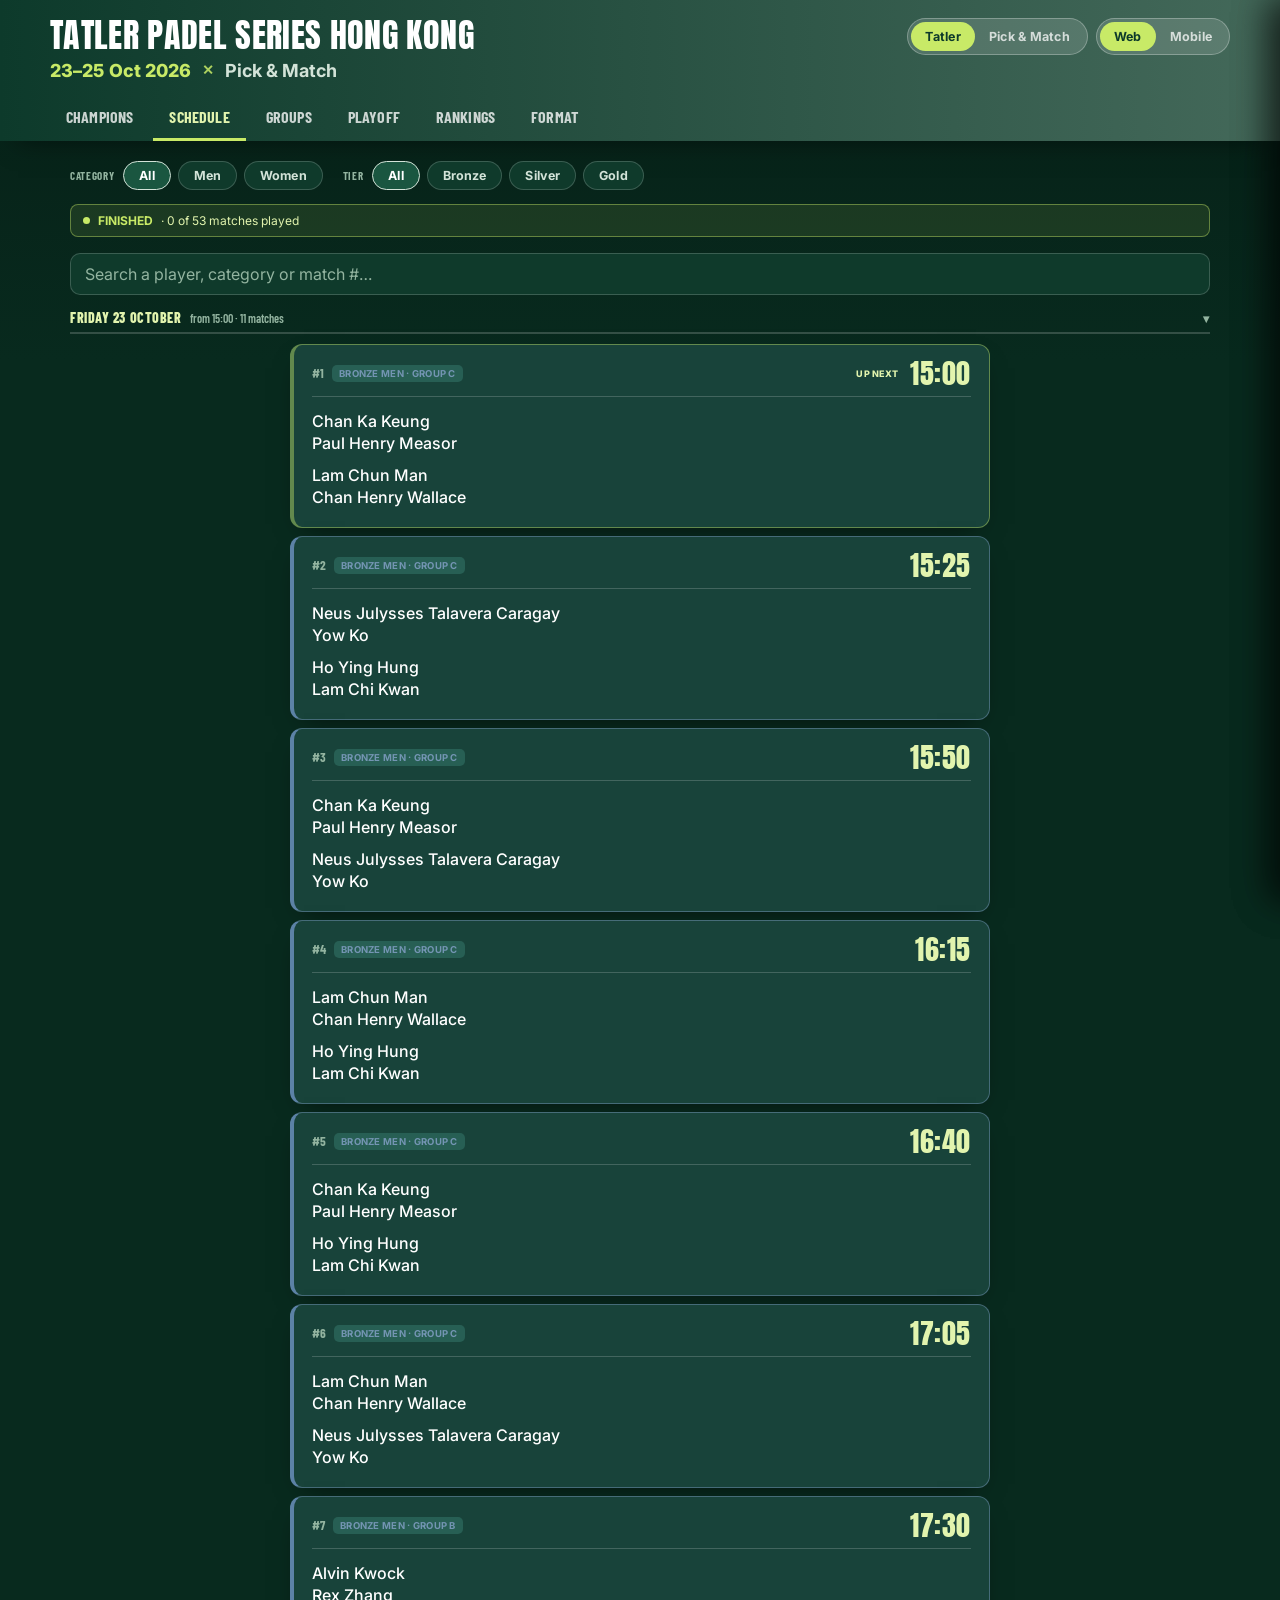
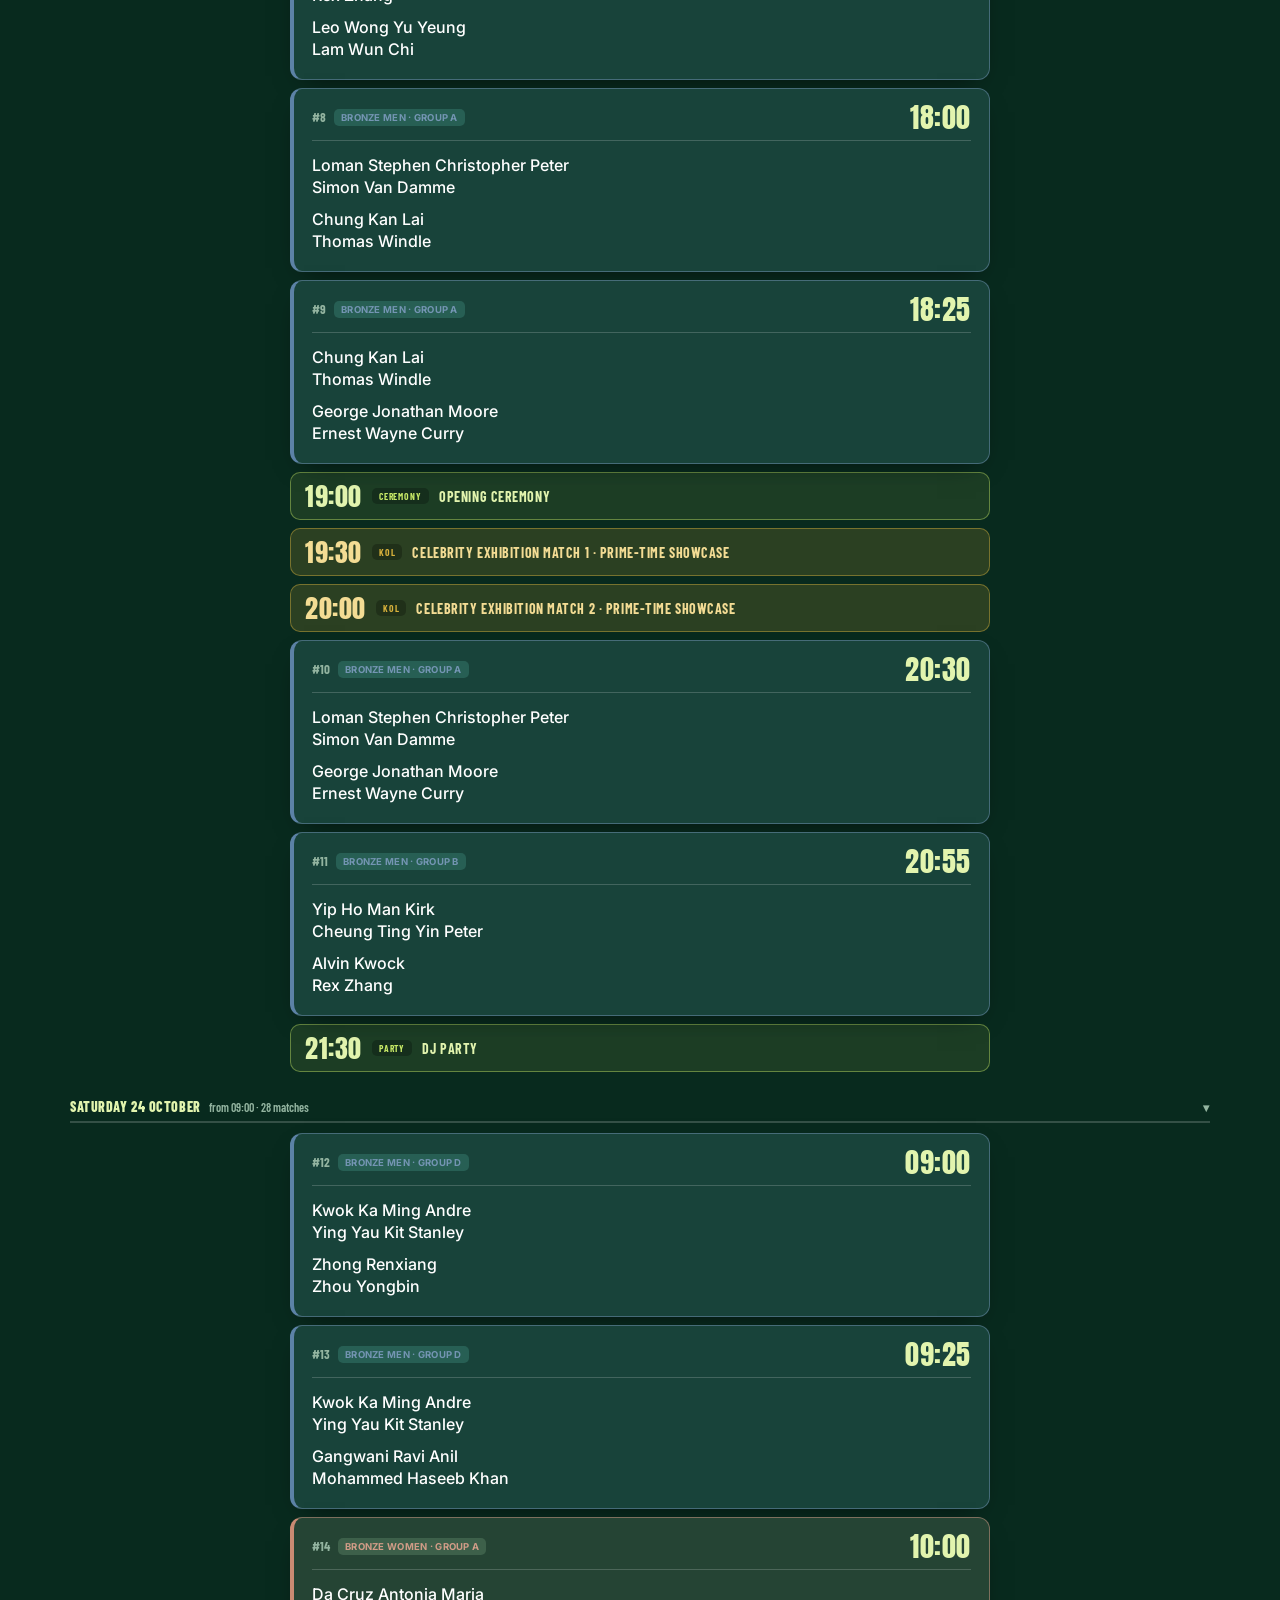
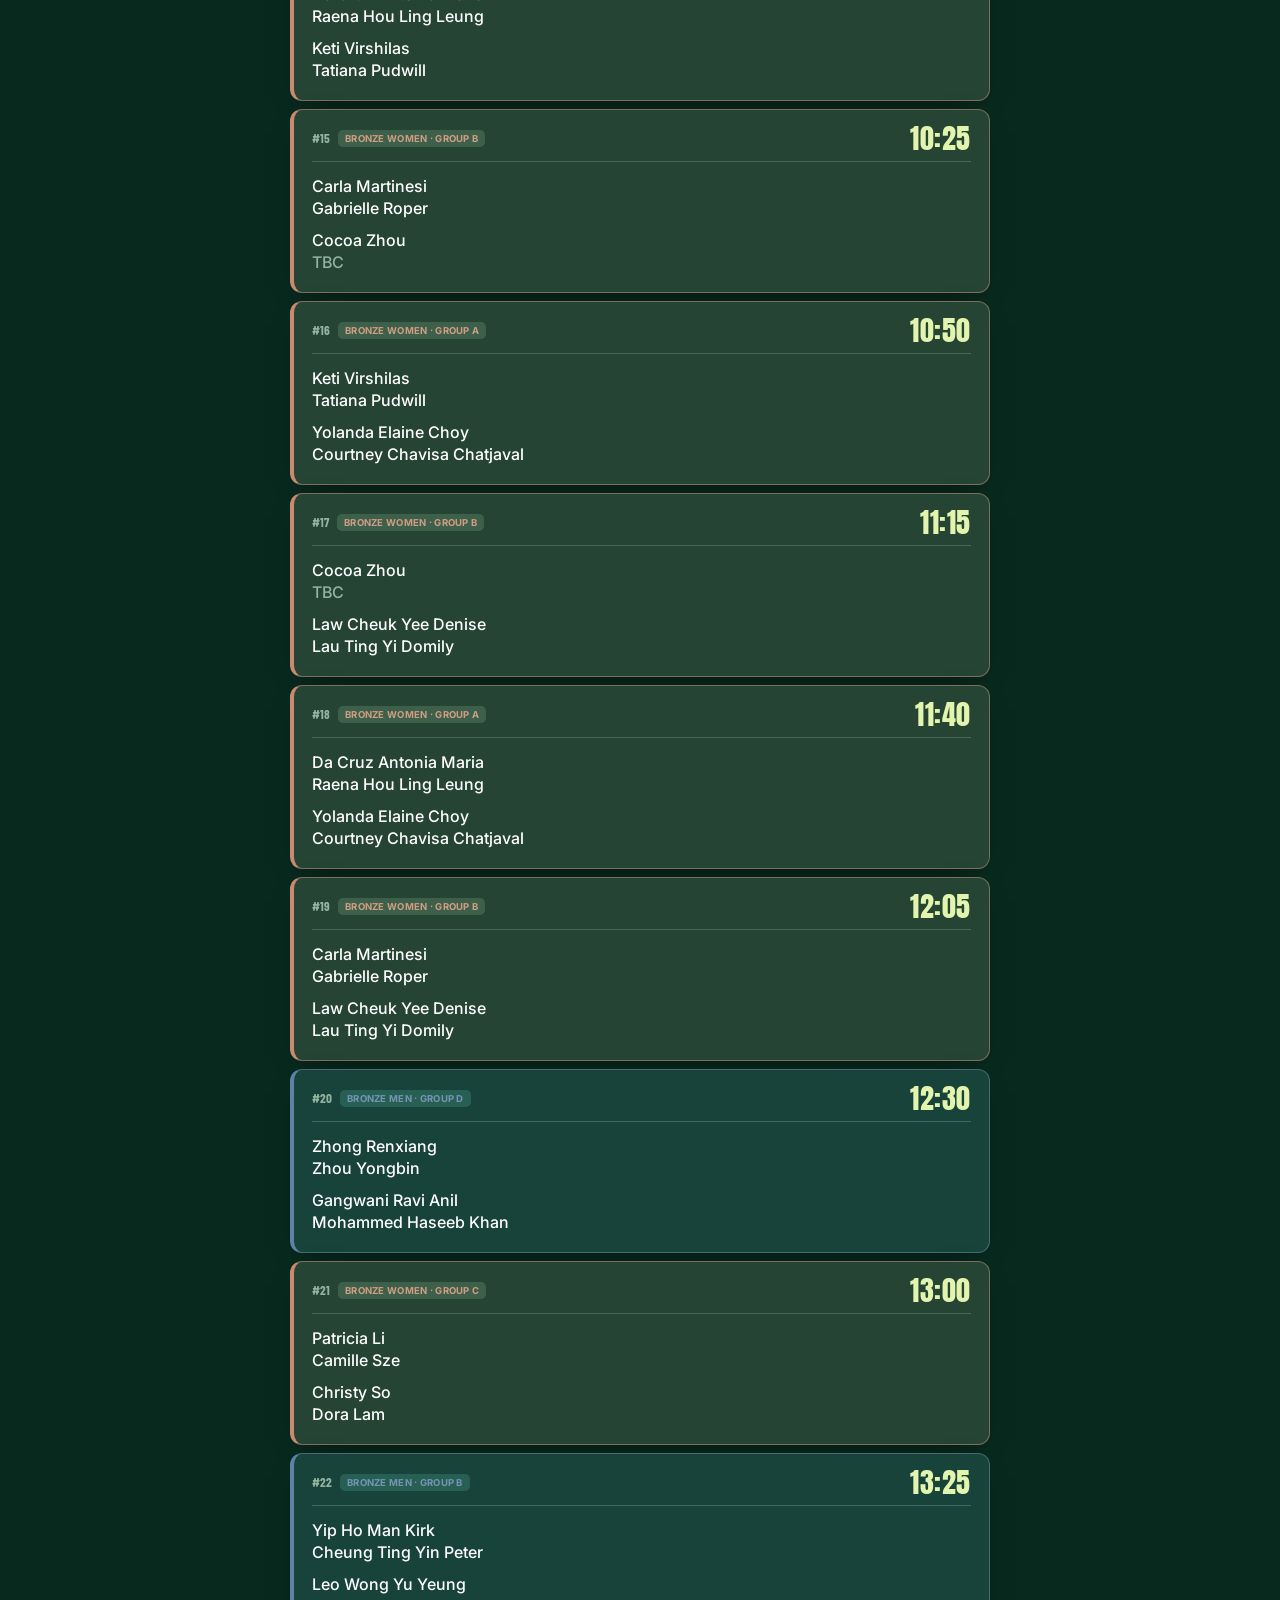
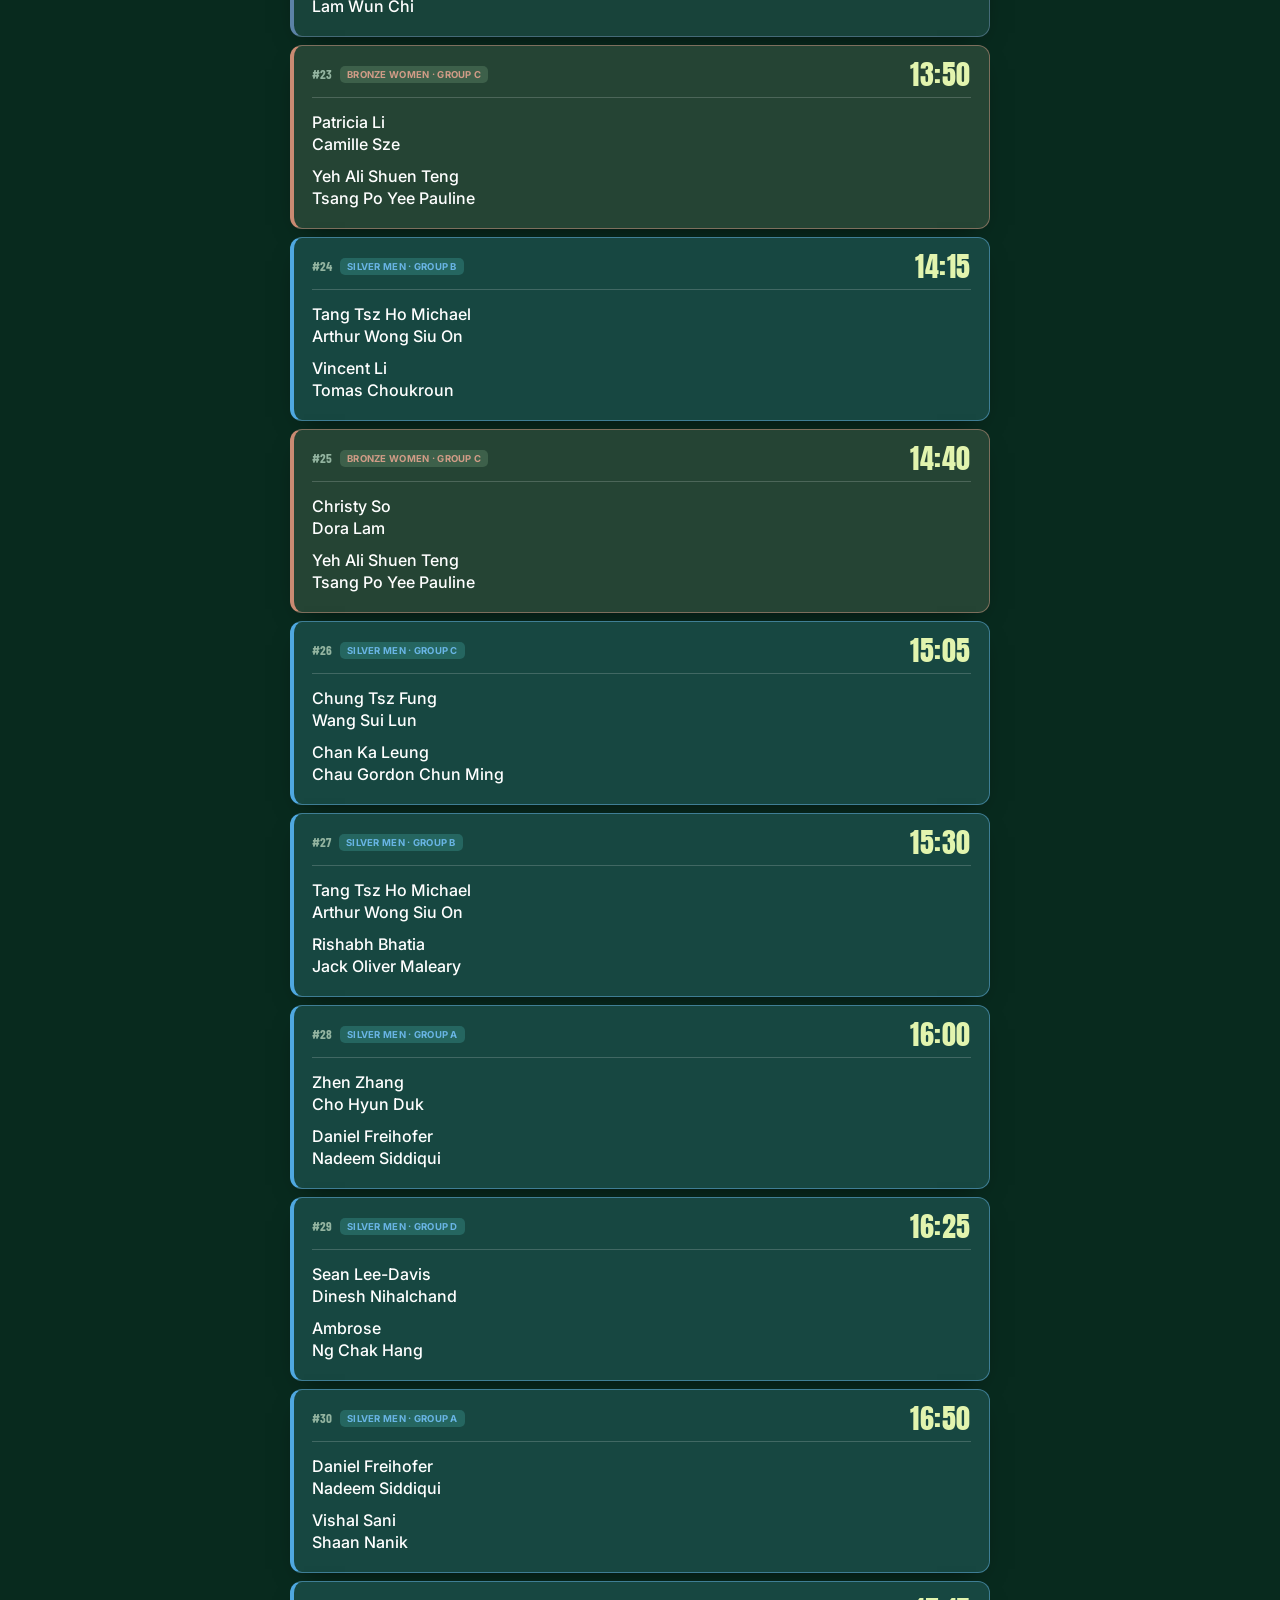
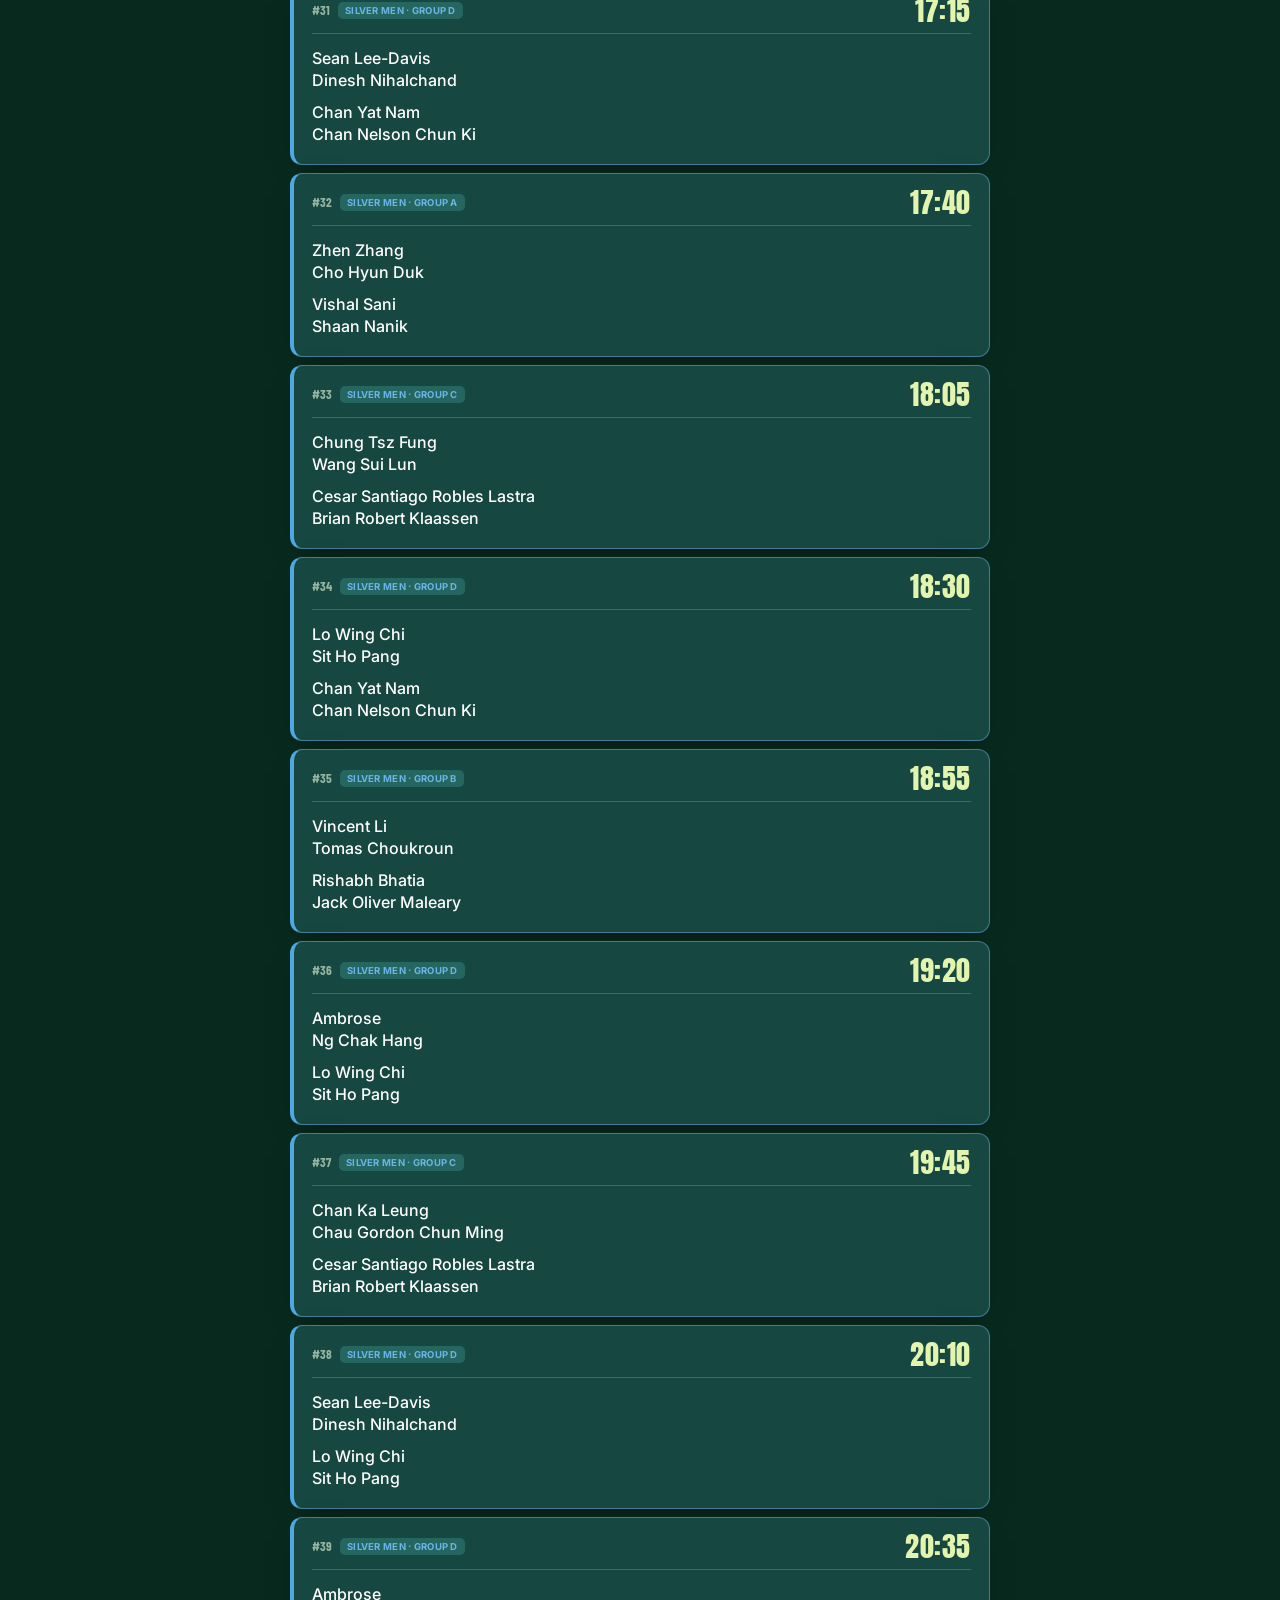
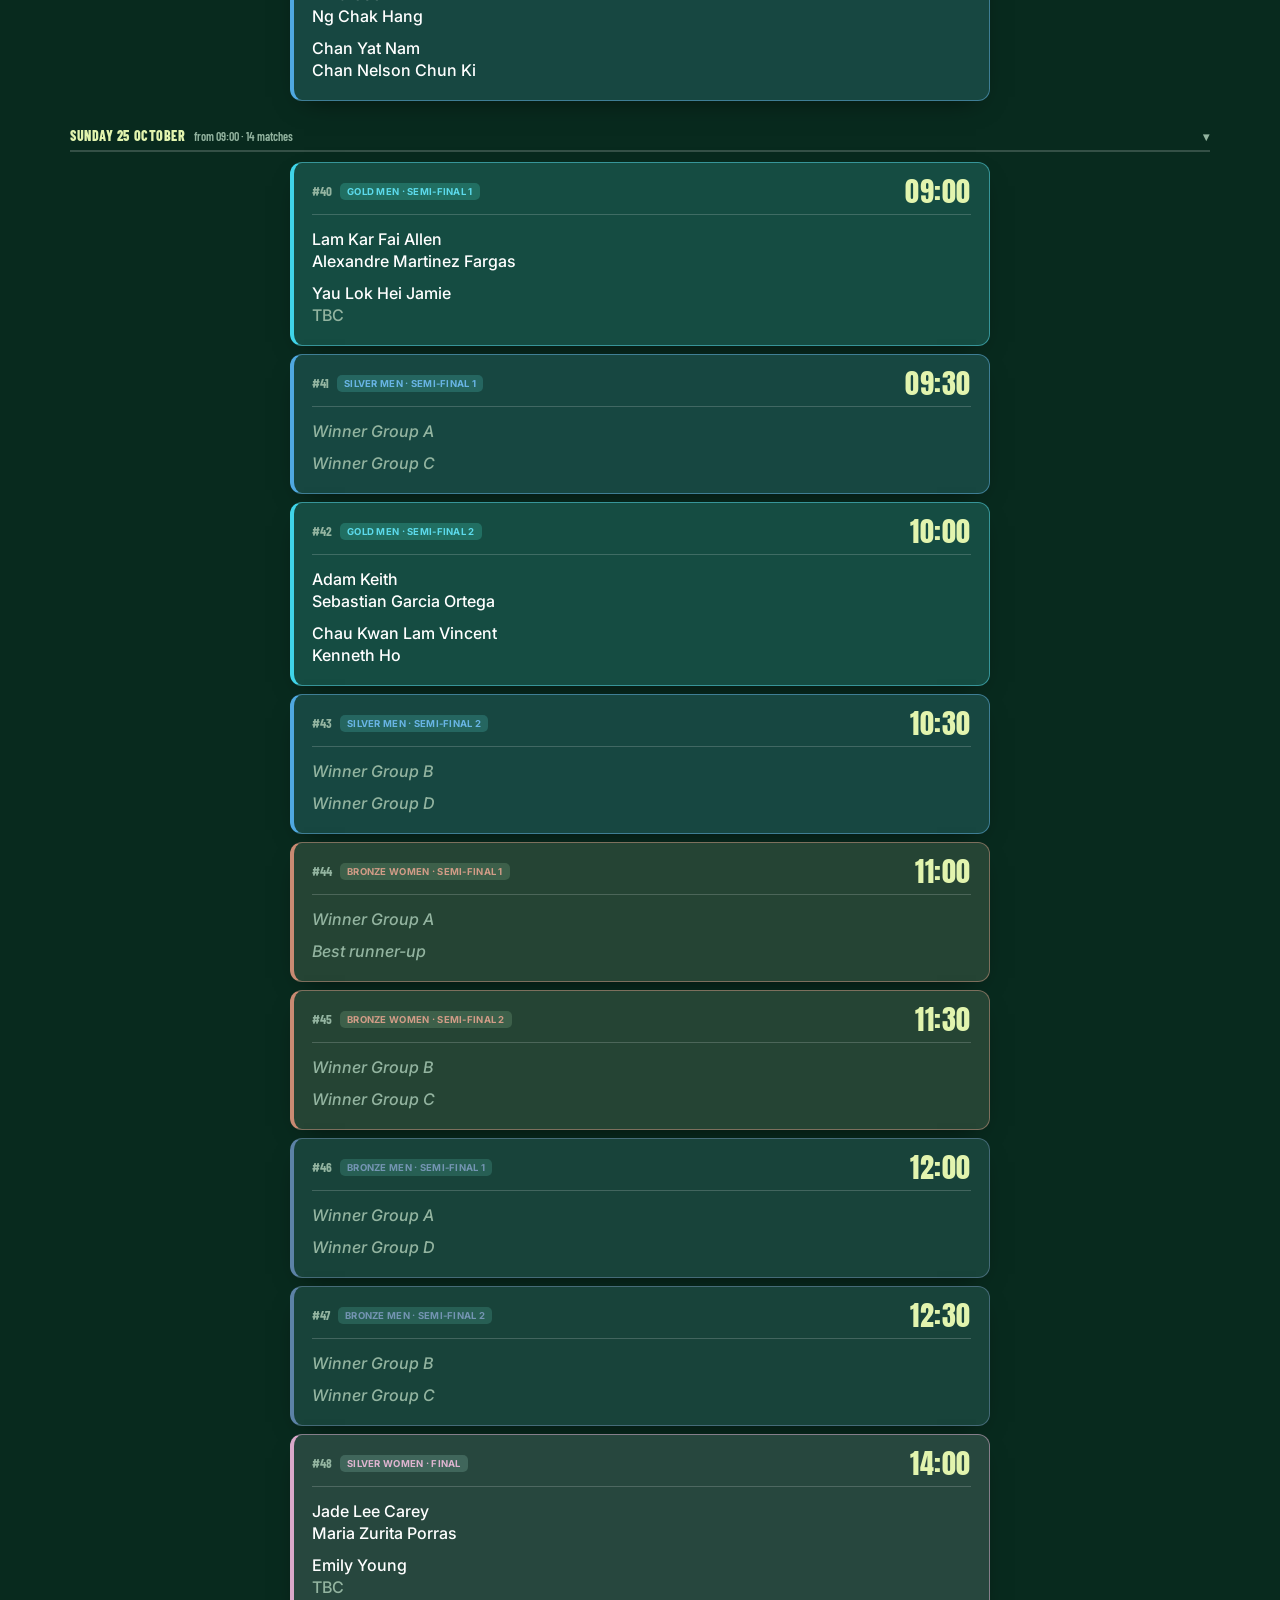
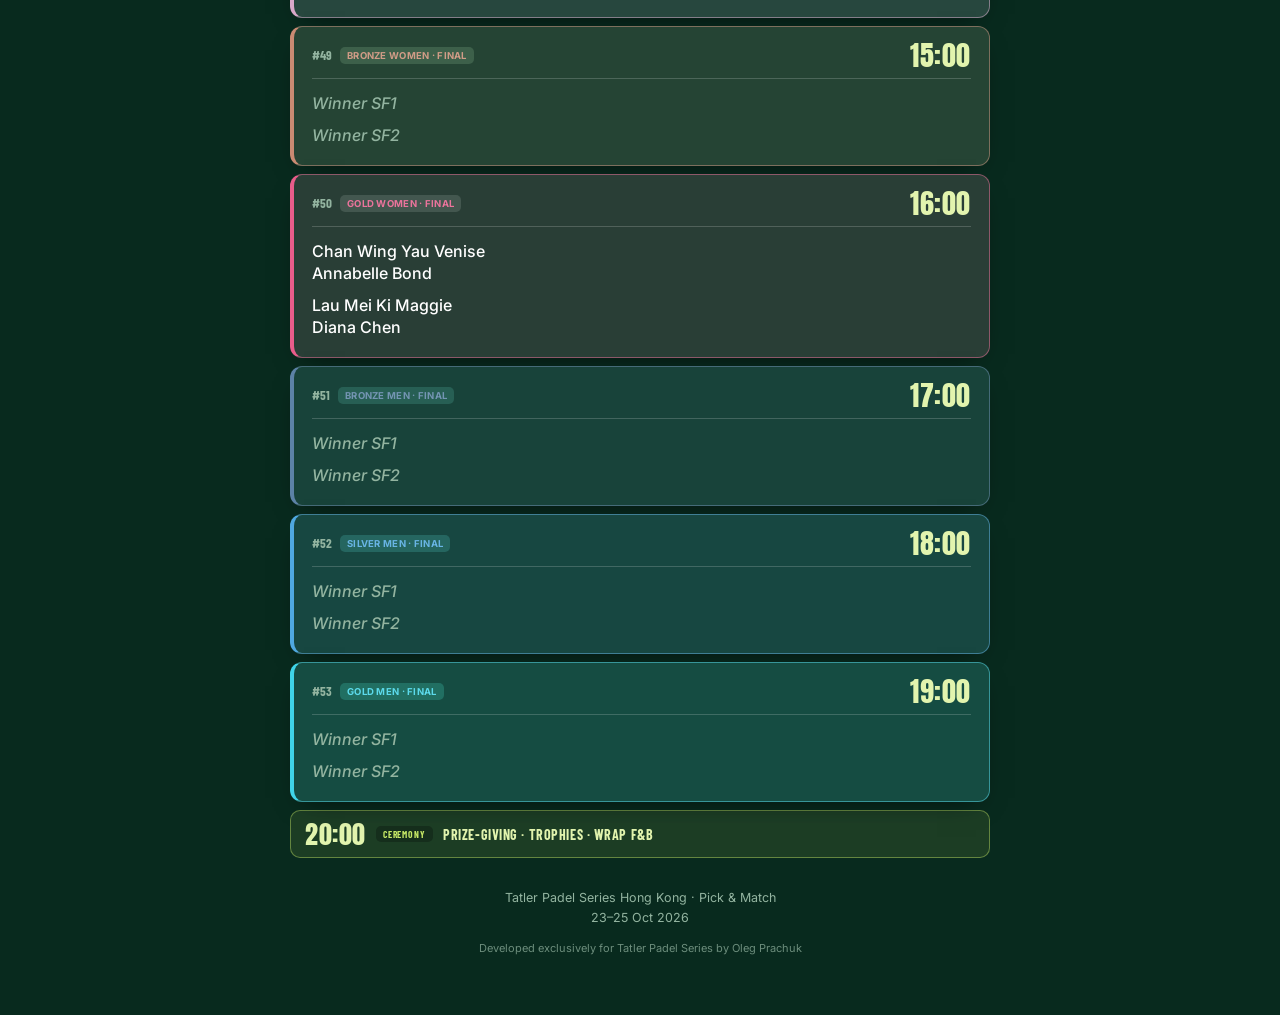
<file: index.html>
<!DOCTYPE html>
<html lang="en">
<head>
<meta charset="UTF-8">
<meta name="viewport" content="width=device-width, initial-scale=1.0">
<meta name="description" content="Live draw, schedule and results — Tatler Padel Series Hong Kong, Pick &amp; Match, 23–25 Oct 2026">
<title>Tatler Padel Series Hong Kong — Live</title>
<link rel="preconnect" href="https://fonts.googleapis.com">
<link href="https://fonts.googleapis.com/css2?family=Anton&family=Barlow+Condensed:wght@500;600;700;800&family=Inter:wght@400;500;600;700;800&family=Unbounded:wght@500;700;800&family=Montserrat:wght@500;600;700&display=swap" rel="stylesheet">
<link rel="stylesheet" href="app.css?v=20261021a">
<script>try{document.documentElement.dataset.theme=localStorage.getItem('tps-hk-theme')||'tatler'}catch(e){document.documentElement.dataset.theme='tatler'}</script>
</head>
<body>
<header class="topbar">
  <div class="topbar-inner">
    <div class="topbar-row">
      <div class="brand">
        <h1 class="brand-title">Tatler Padel Series Hong Kong</h1>
        <p class="brand-sub"><b class="nowrap">23&ndash;25 Oct 2026</b><span class="sep" aria-hidden="true">&#x2715;</span><span class="nowrap">Pick &amp; Match</span></p>
      </div>
      <div class="topbar-controls">
        <div class="view-toggle theme-toggle" title="Colour theme">
          <button data-theme-btn="tatler">Tatler</button>
          <button data-theme-btn="pm">Pick &amp; Match</button>
        </div>
        <div class="view-toggle">
          <button data-view="web">Web</button>
          <button data-view="mobile">Mobile</button>
        </div>
      </div>
    </div>
    <nav class="tabs">
      <button class="tab-btn" data-tab="champions">Champions</button>
      <button class="tab-btn active" data-tab="schedule">Schedule</button>
      <button class="tab-btn" data-tab="groups">Groups</button>
      <button class="tab-btn" data-tab="playoff">Playoff</button>
      <button class="tab-btn" data-tab="rankings">Rankings</button>
      <button class="tab-btn" data-tab="format">Format</button>
    </nav>
  </div>
</header>

<main class="app-shell">
  <div class="filter-bar">
    <div class="filter-group" id="categoryFilter">
      <span class="filter-label">Category</span>
      <button class="pill-btn active" data-catf="All">All</button>
      <button class="pill-btn" data-catf="Male">Men</button>
      <button class="pill-btn" data-catf="Female">Women</button>
    </div>
    <div class="filter-group" id="tierFilter">
      <span class="filter-label">Tier</span>
      <button class="pill-btn active" data-tierf="All">All</button>
      <button class="pill-btn" data-tierf="Bronze">Bronze</button>
      <button class="pill-btn" data-tierf="Silver">Silver</button>
      <button class="pill-btn" data-tierf="Gold">Gold</button>
    </div>
  </div>
  <div class="data-note" id="dataNote"></div>

  <section class="panel" id="panel-champions"><div id="championsContent"></div></section>

  <section class="panel active" id="panel-schedule">
    <input class="search-box" id="matchSearch" placeholder="Search a player, category or match #&hellip;">
    <div id="scheduleList"></div>
  </section>

  <section class="panel" id="panel-groups">
    <input class="search-box" id="groupSearch" placeholder="Search a player by name&hellip;">
    <div class="groups-grid" id="groupsGrid"></div>
  </section>

  <section class="panel" id="panel-playoff">
    <div class="court-filter-row" id="playoffViewToggle">
      <span class="filter-label">View</span>
      <button class="pill-btn active" data-playoffview="bracket">Bracket</button>
      <button class="pill-btn" data-playoffview="chrono">Chronological</button>
    </div>
    <div id="playoffContent"></div>
  </section>

  <section class="panel" id="panel-rankings">
    <div class="filter-bar">
      <div class="filter-group" id="rankStageFilter">
        <span class="filter-label">Stage</span>
        <button class="pill-btn active" data-stagef="All">All</button>
        <button class="pill-btn" data-stagef="Group">Group</button>
        <button class="pill-btn" data-stagef="Playoff">Playoff</button>
      </div>
      <div class="filter-group" id="rankDayFilter">
        <span class="filter-label">Day</span>
        <button class="pill-btn active" data-dayf="All">All</button>
        <button class="pill-btn" data-dayf="2026-10-23">Fri 23</button>
        <button class="pill-btn" data-dayf="2026-10-24">Sat 24</button>
        <button class="pill-btn" data-dayf="2026-10-25">Sun 25</button>
      </div>
    </div>
    <input class="search-box" id="rankingSearch" placeholder="Search a player by name&hellip;">
    <div id="rankingList"></div>
  </section>

  <section class="panel" id="panel-format"><div id="formatContent"></div></section>

  <p class="footnote">Tatler Padel Series Hong Kong &middot; Pick &amp; Match<br><span class="nowrap">23&ndash;25 Oct 2026</span></p>
  <p class="credit">Developed exclusively for Tatler Padel Series by Oleg Prachuk</p>
</main>

<div class="side-overlay" id="drawerOverlay"></div>
<div class="side-panel" id="drawer">
  <div class="side-head">
    <button class="side-close" id="drawerClose">&times;</button>
    <h3 id="drawerTitle">Pair</h3>
    <p id="drawerSub"></p>
  </div>
  <div class="side-body" id="drawerBody"></div>
</div>

<div class="side-overlay" id="matchDrawerOverlay"></div>
<div class="side-panel" id="matchDrawer">
  <div class="side-head">
    <button class="side-close" id="matchDrawerClose">&times;</button>
    <h3 id="mdMatchTitle">Match</h3>
    <div class="md-meta"><span class="md-num" id="mdNum">#0</span><span class="status-pill" id="mdStatus"></span></div>
    <p id="mdTime"></p>
  </div>
  <div class="side-body"><div id="mdBody"></div></div>
</div>

<script src="data-seed.js?v=20261021a"></script>
<script src="app.js?v=20261021a"></script>
</body>
</html>
</file>
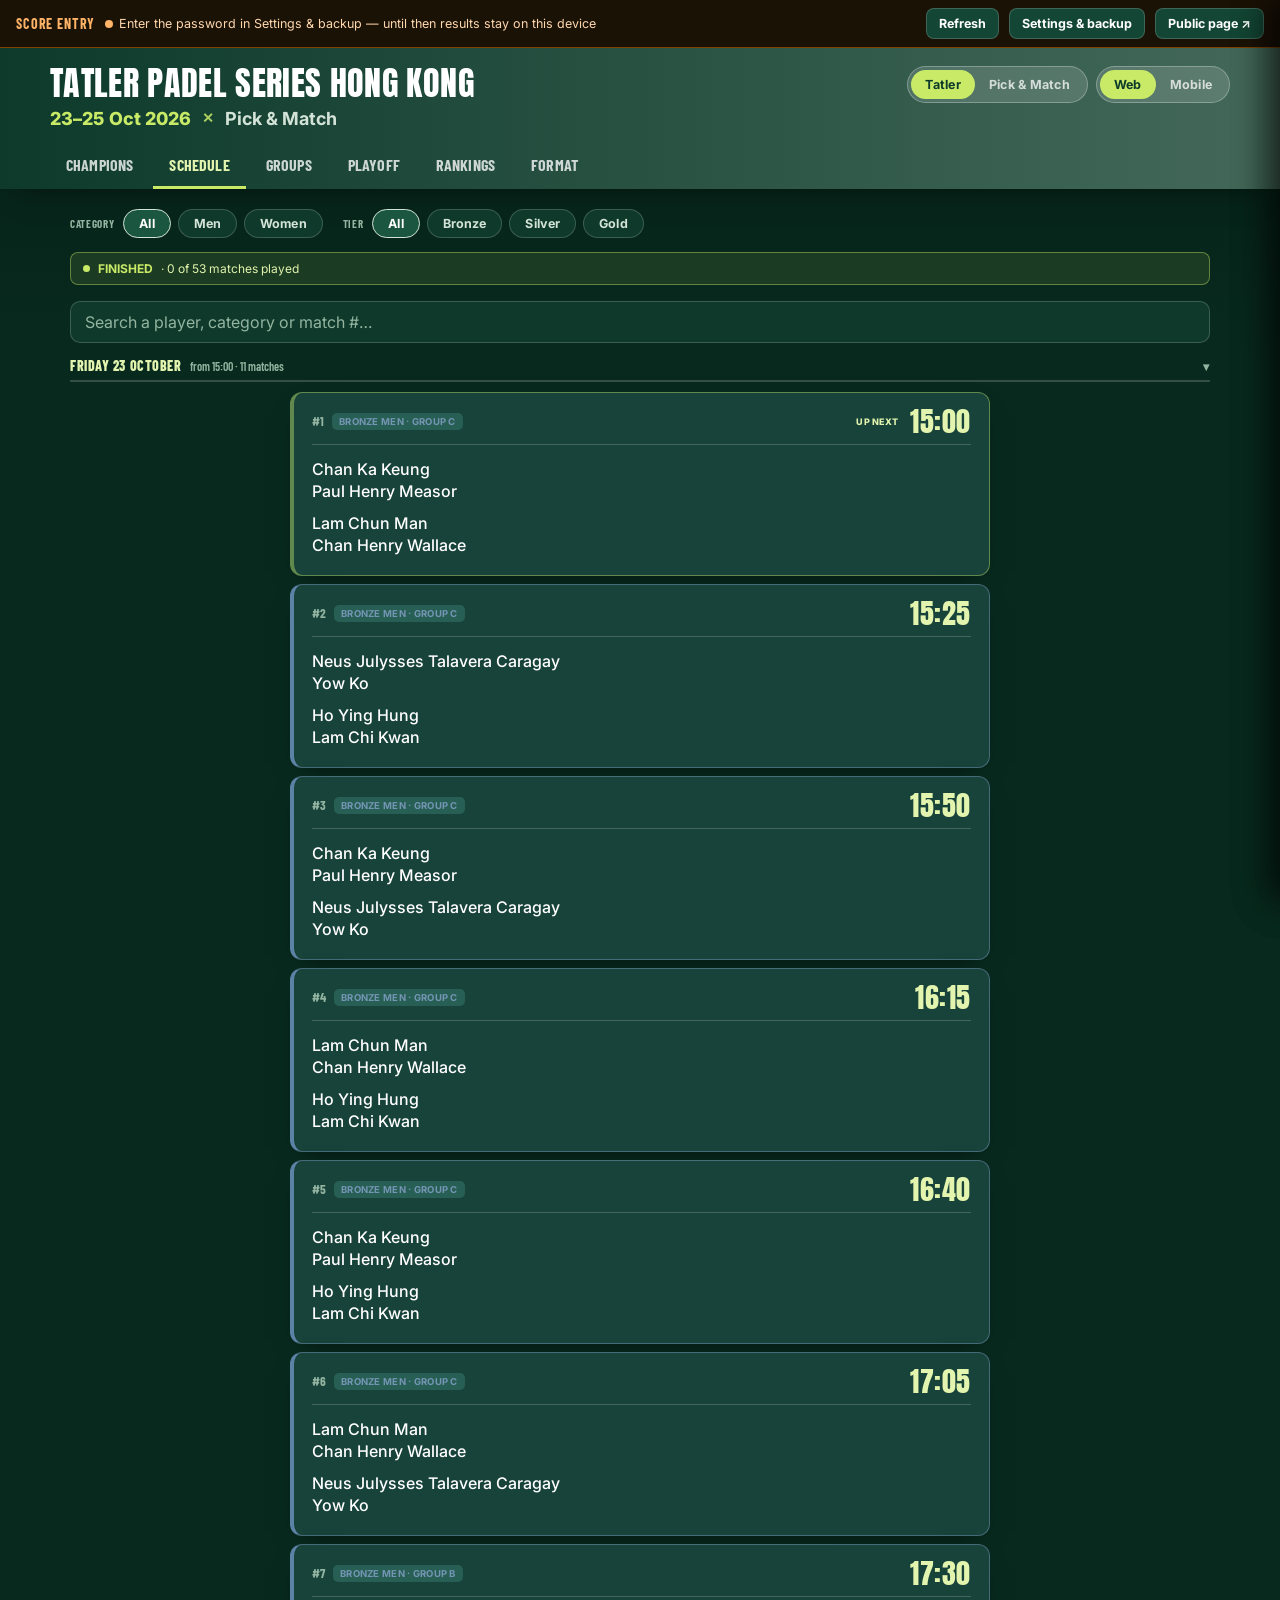
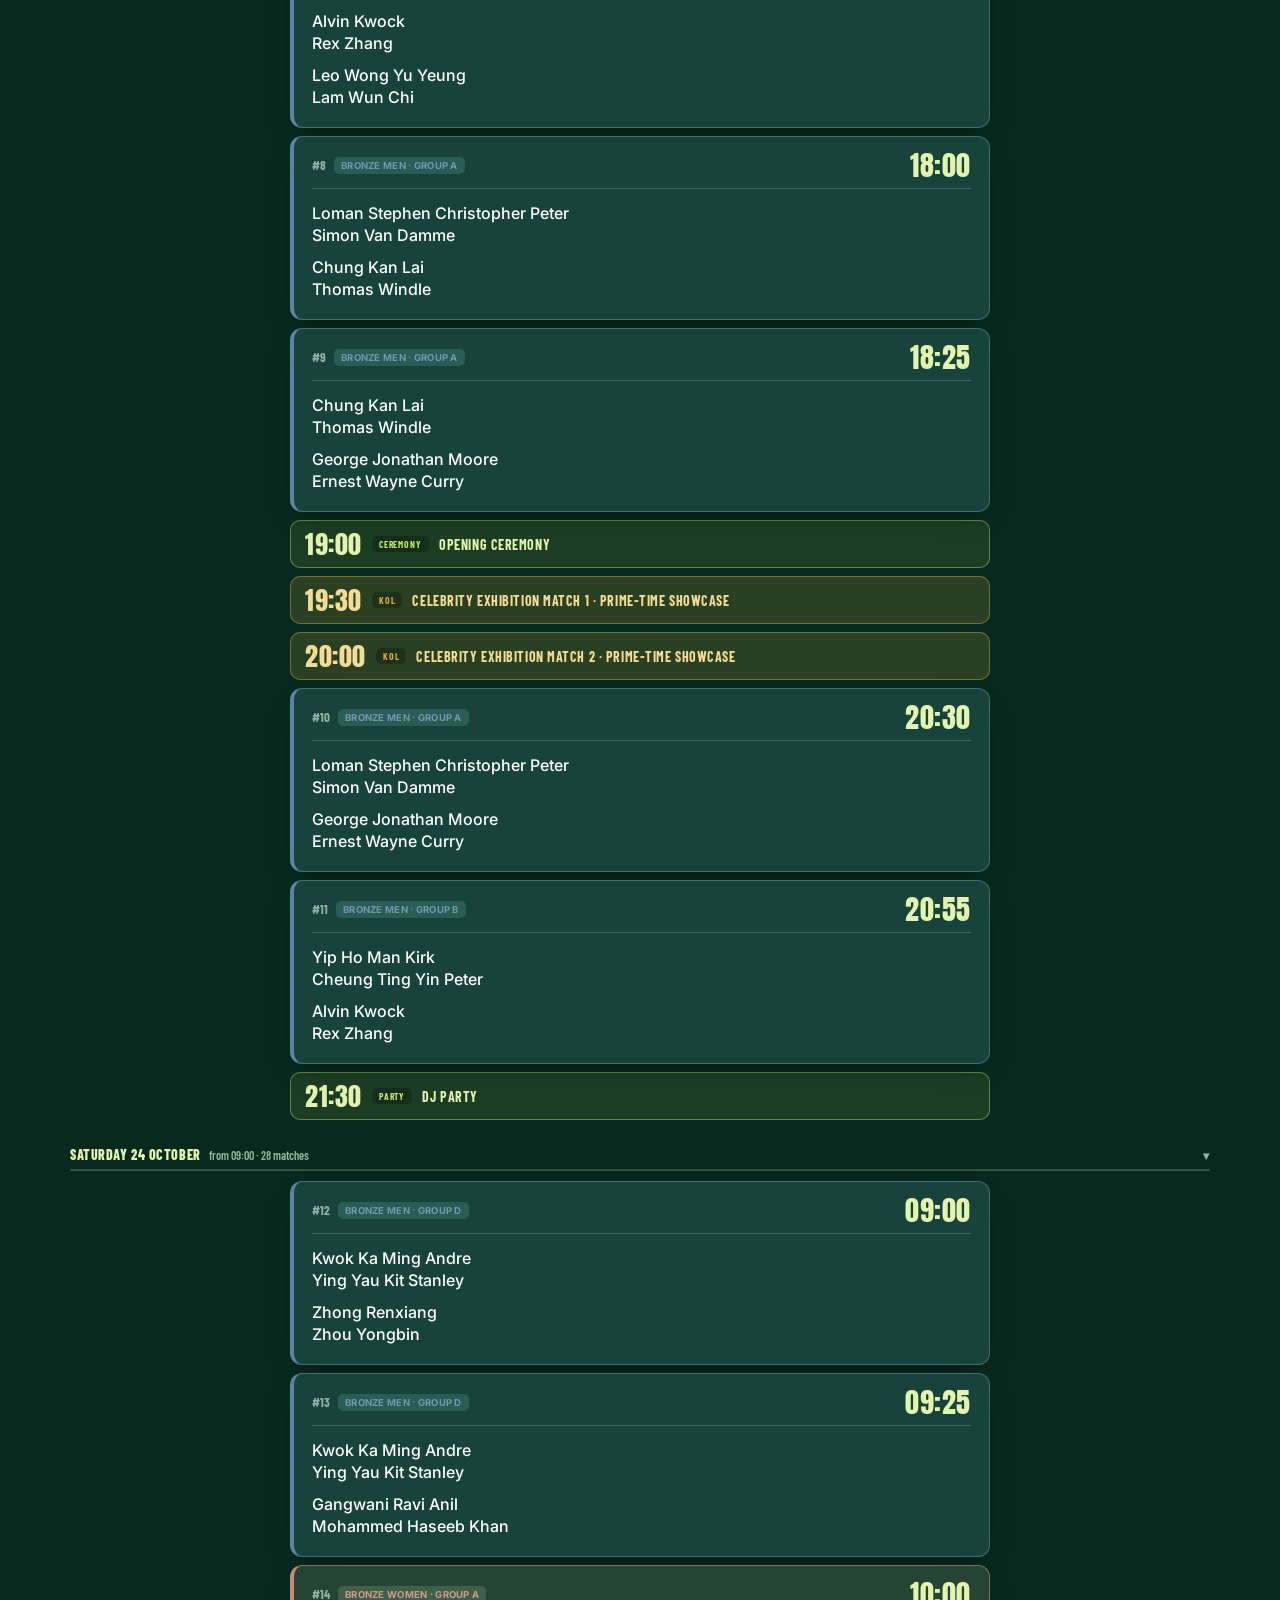
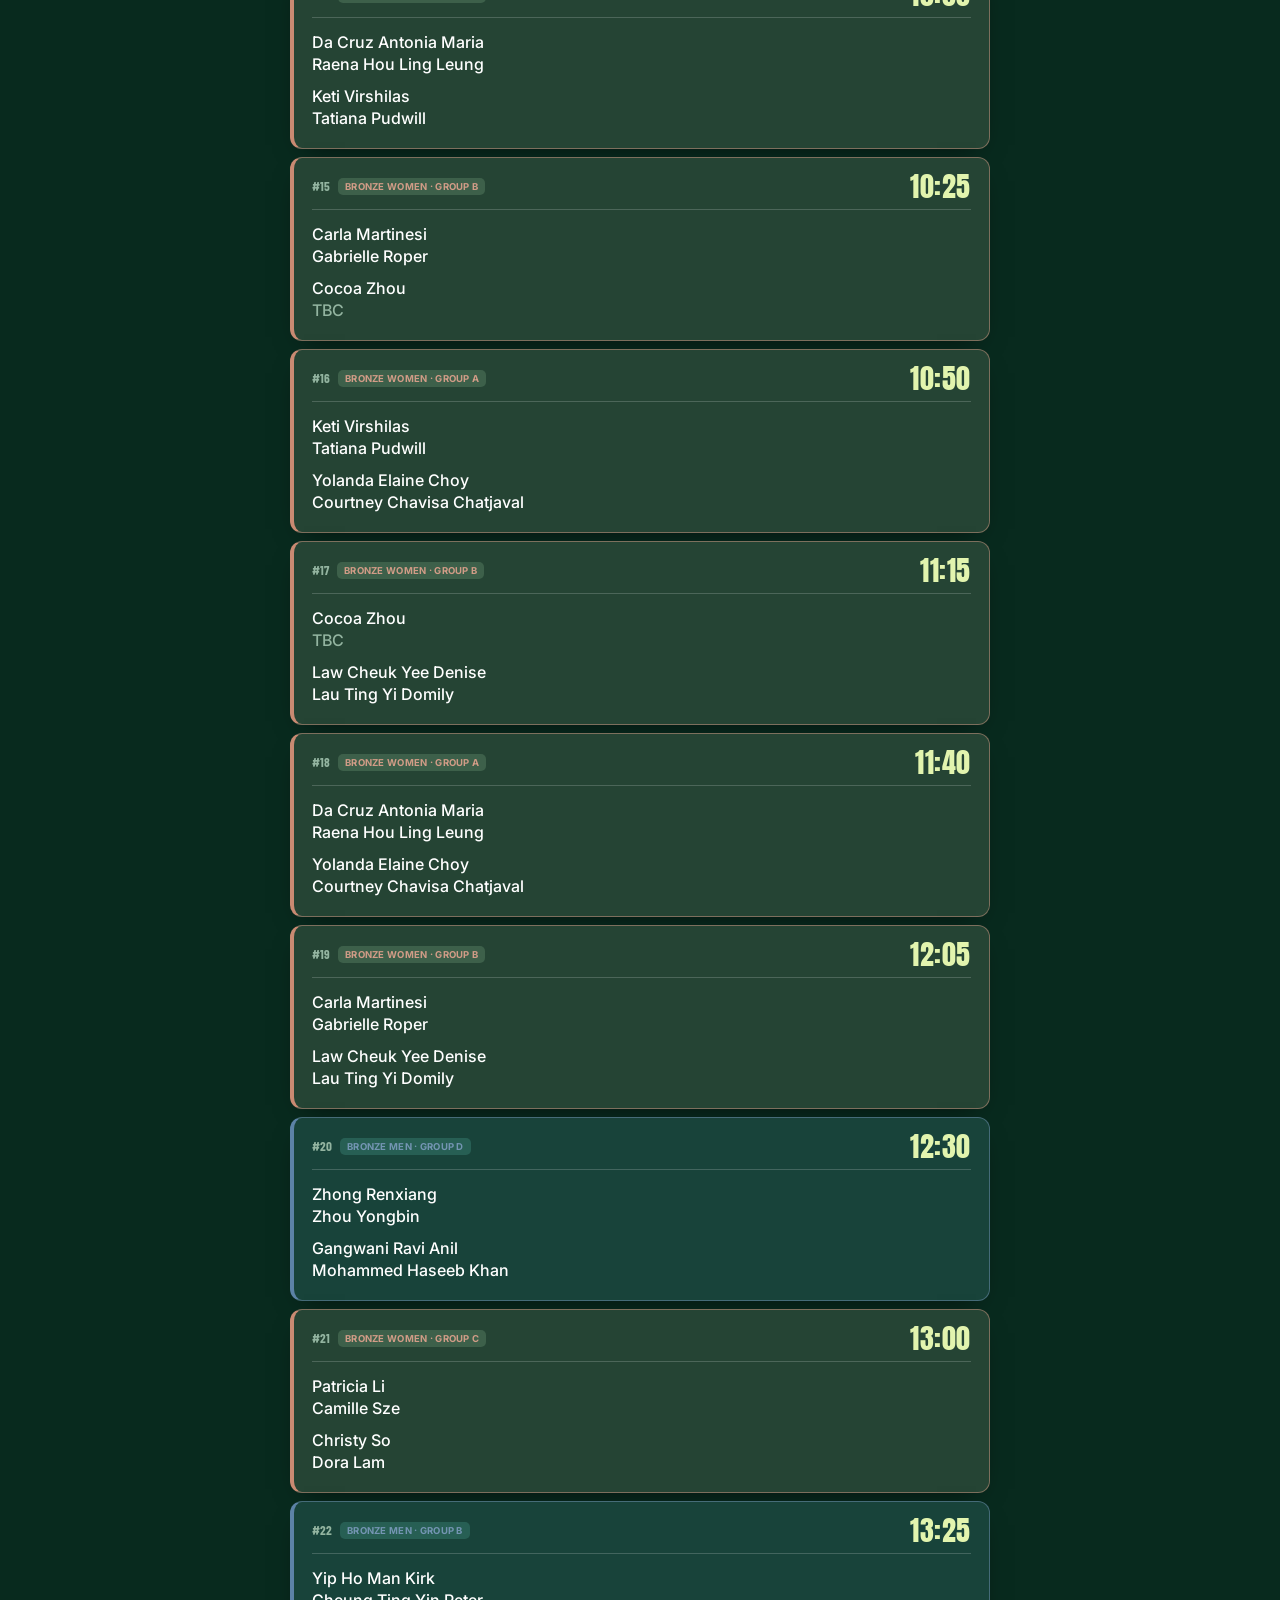
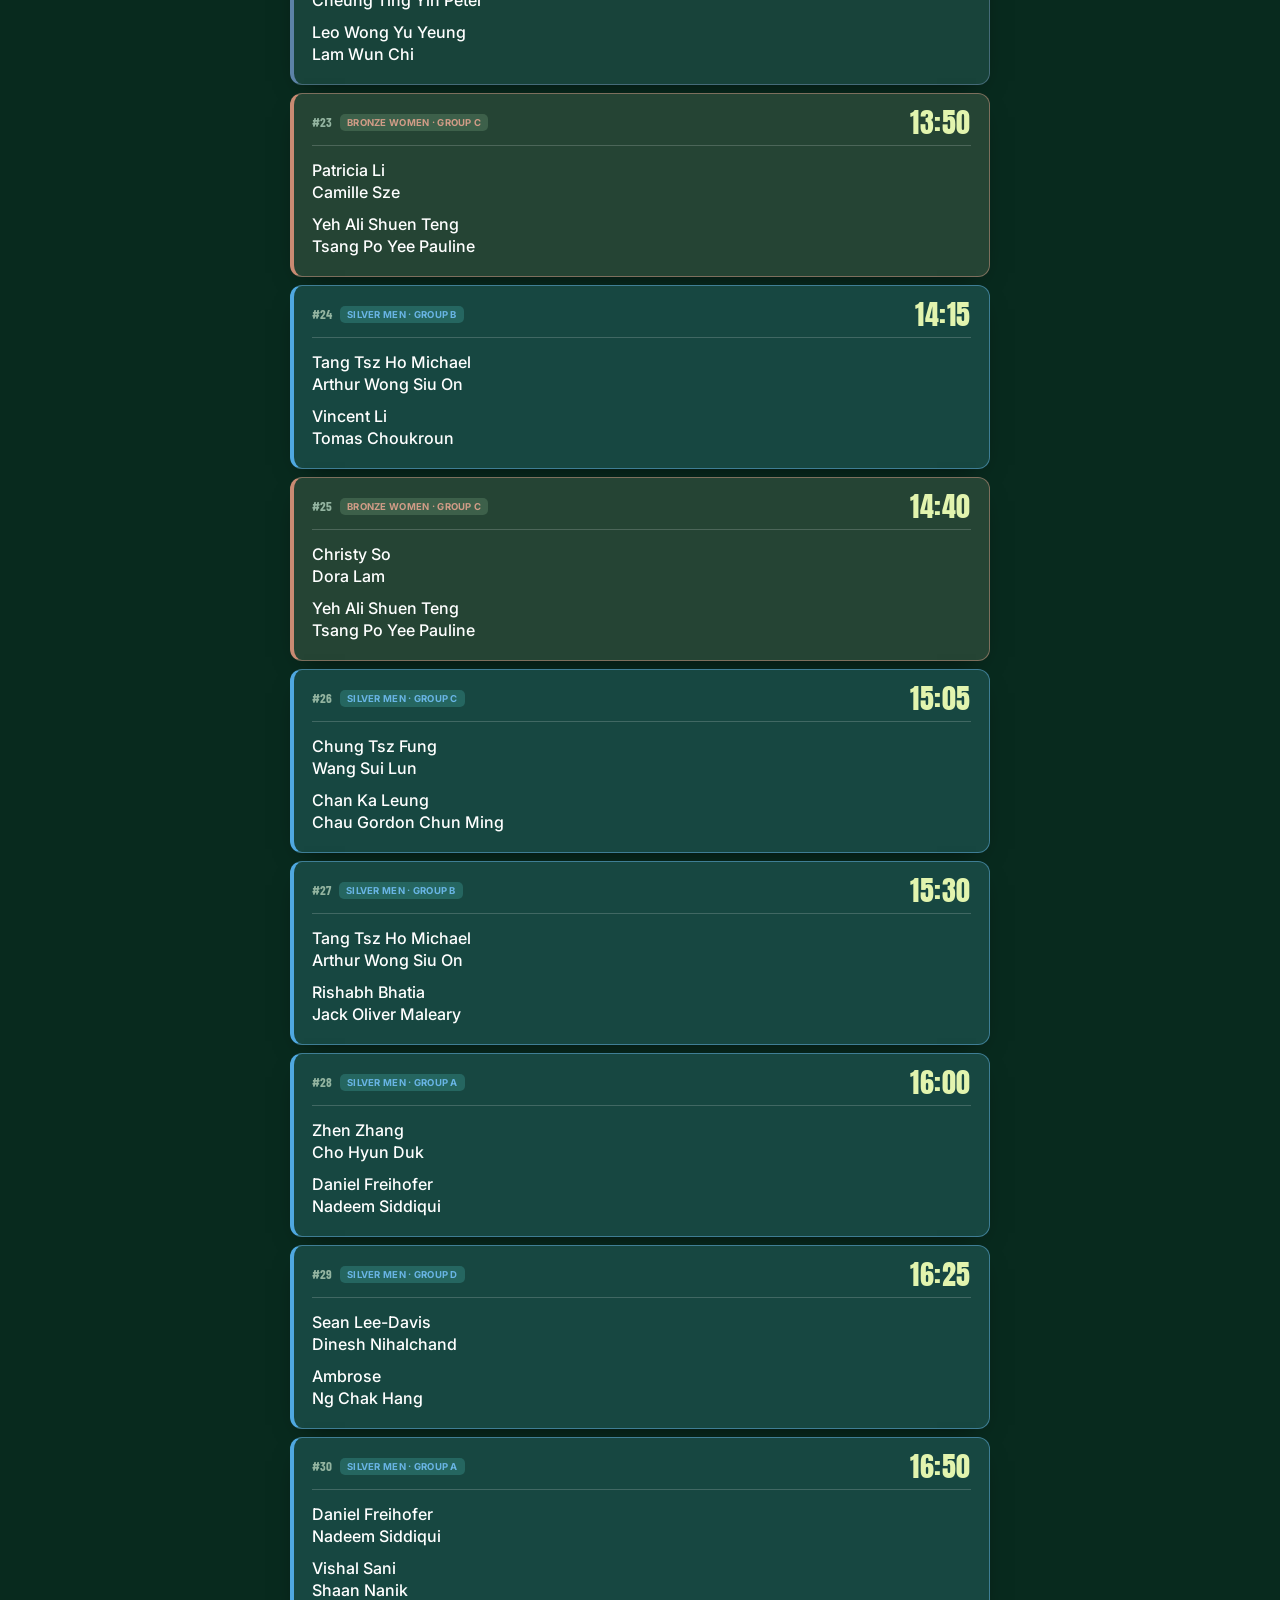
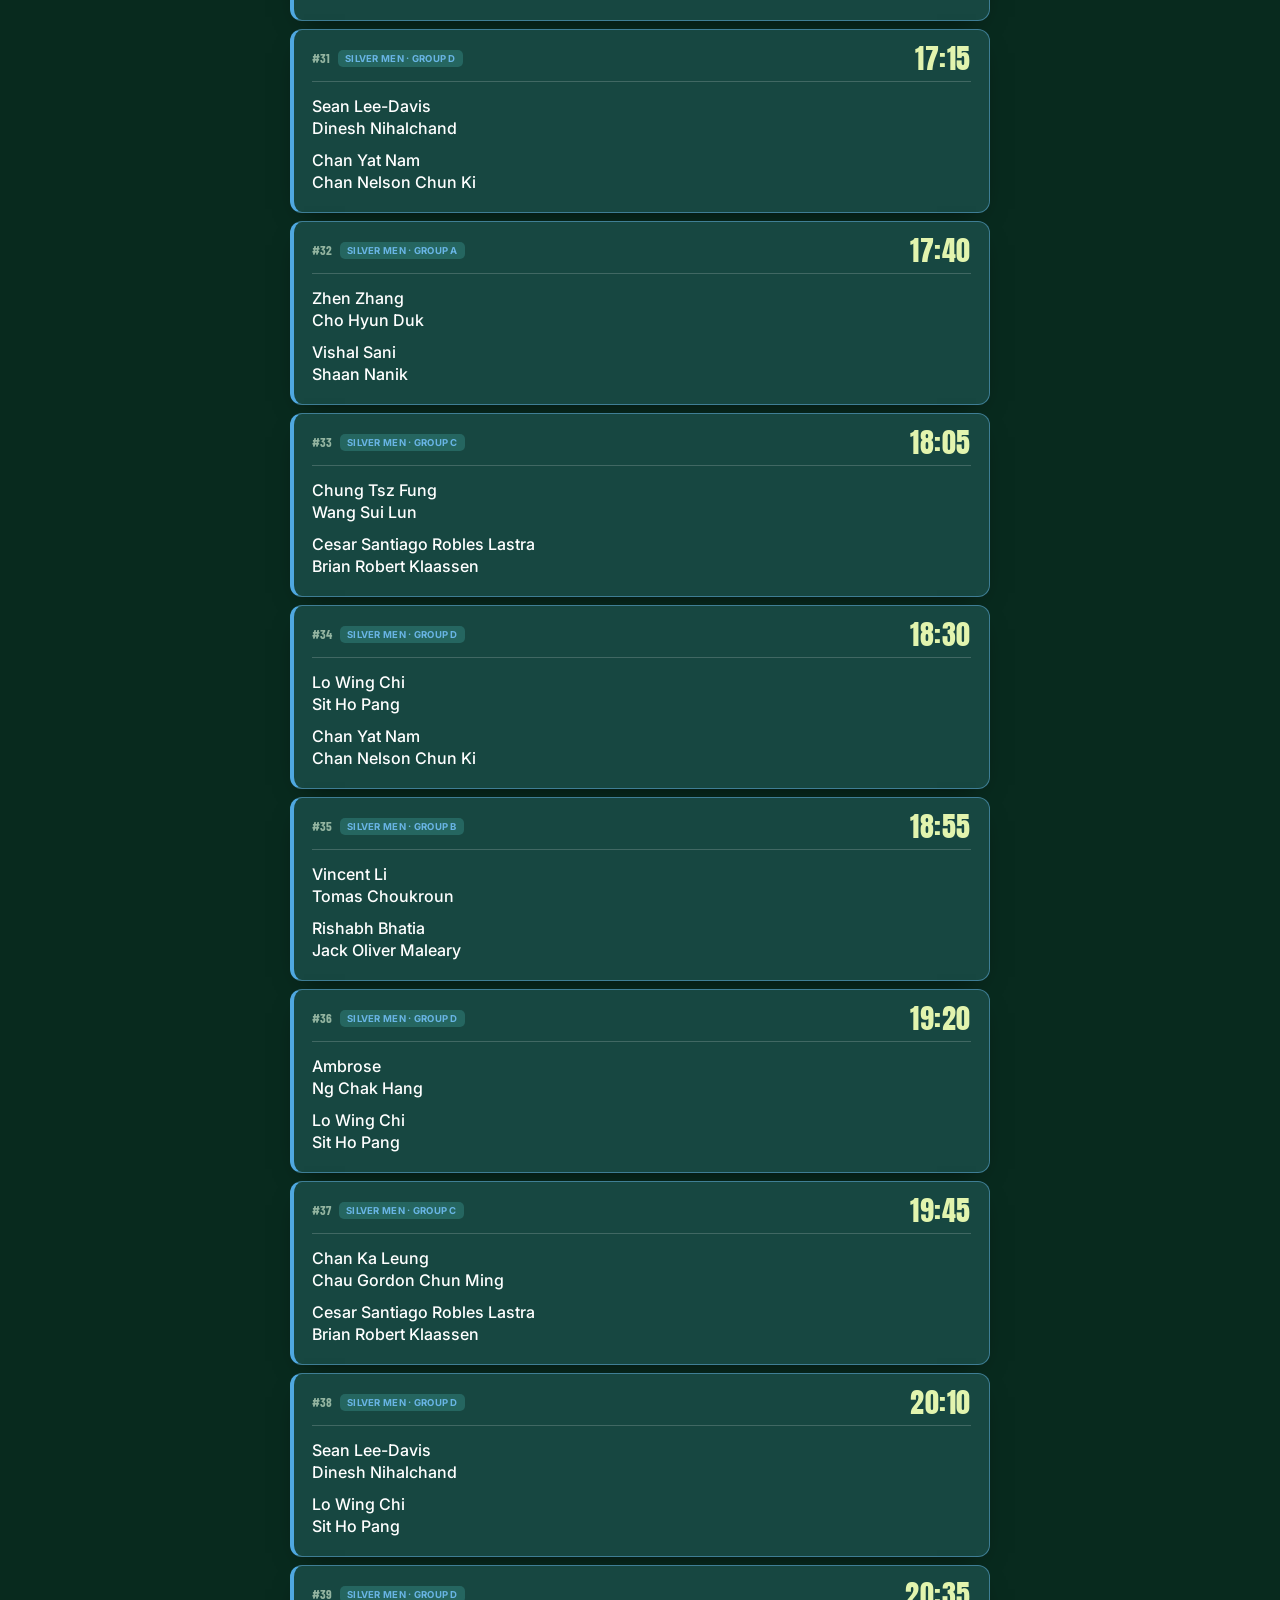
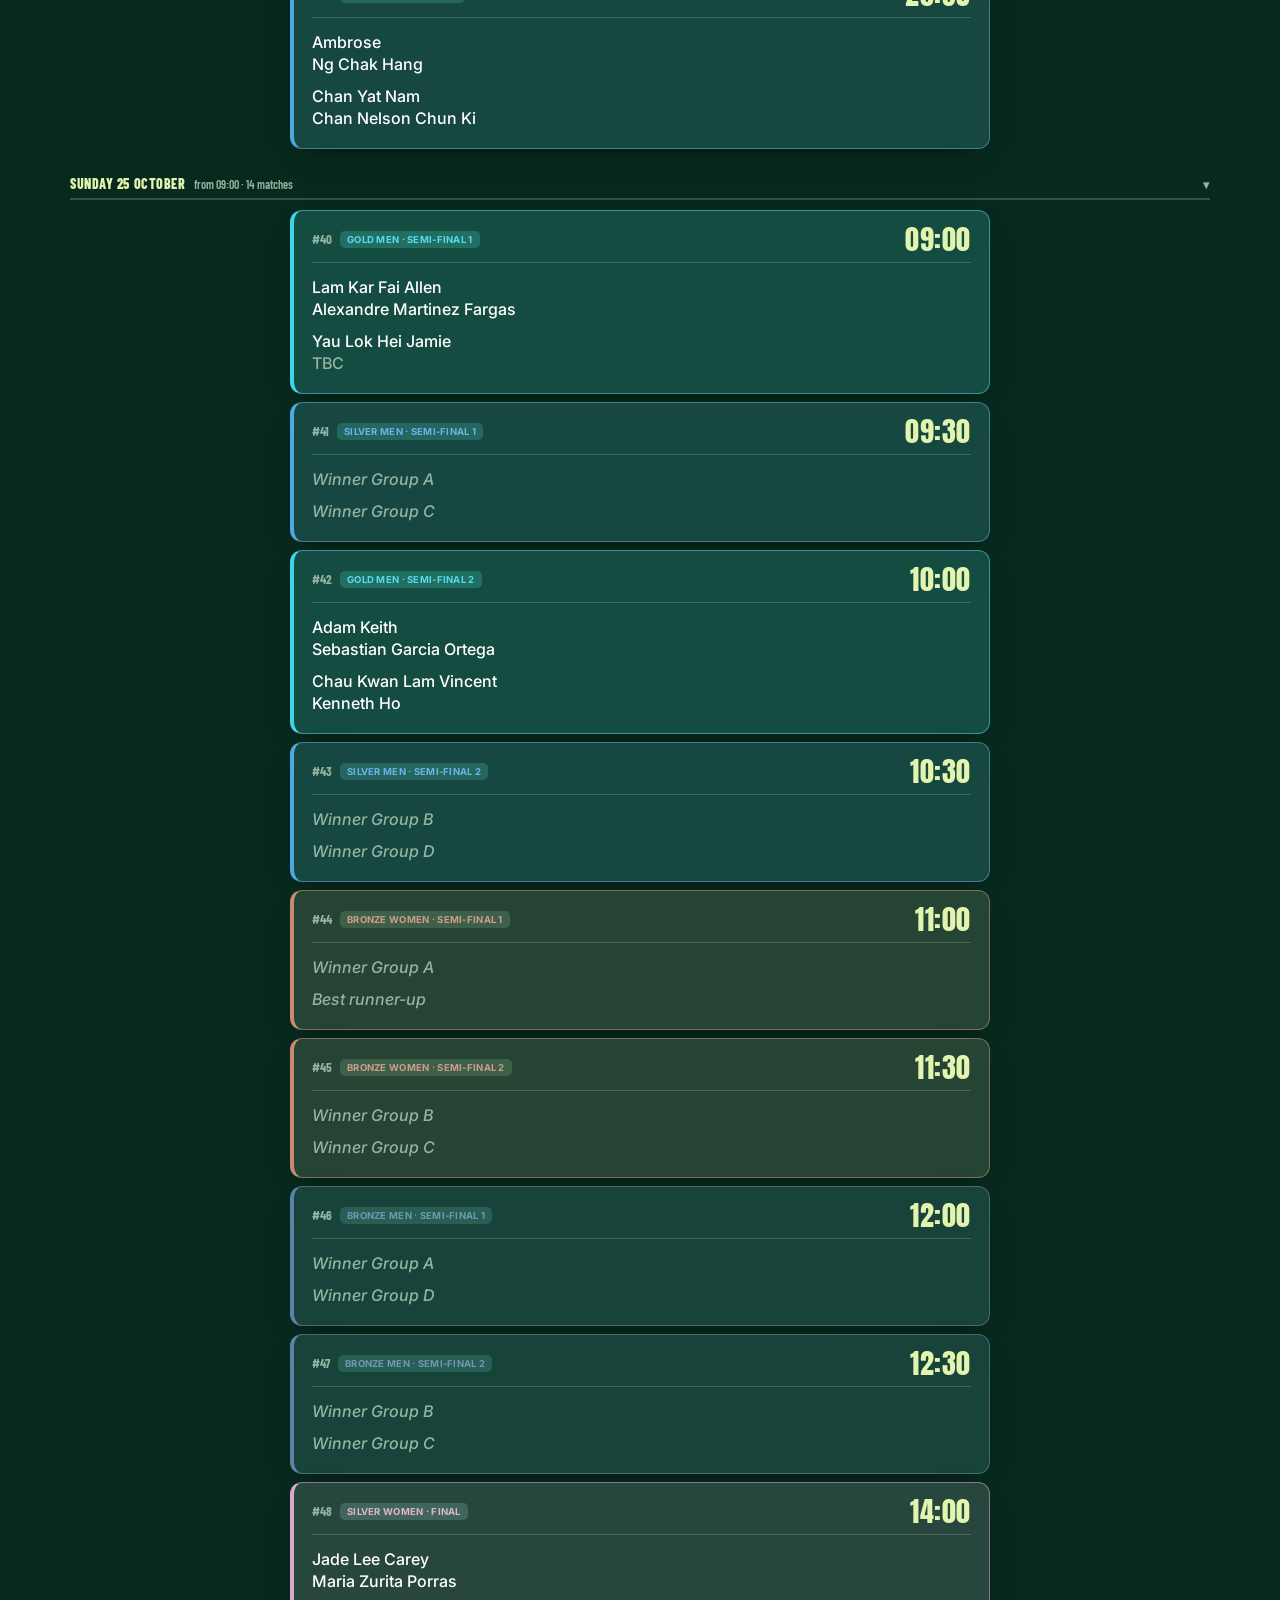
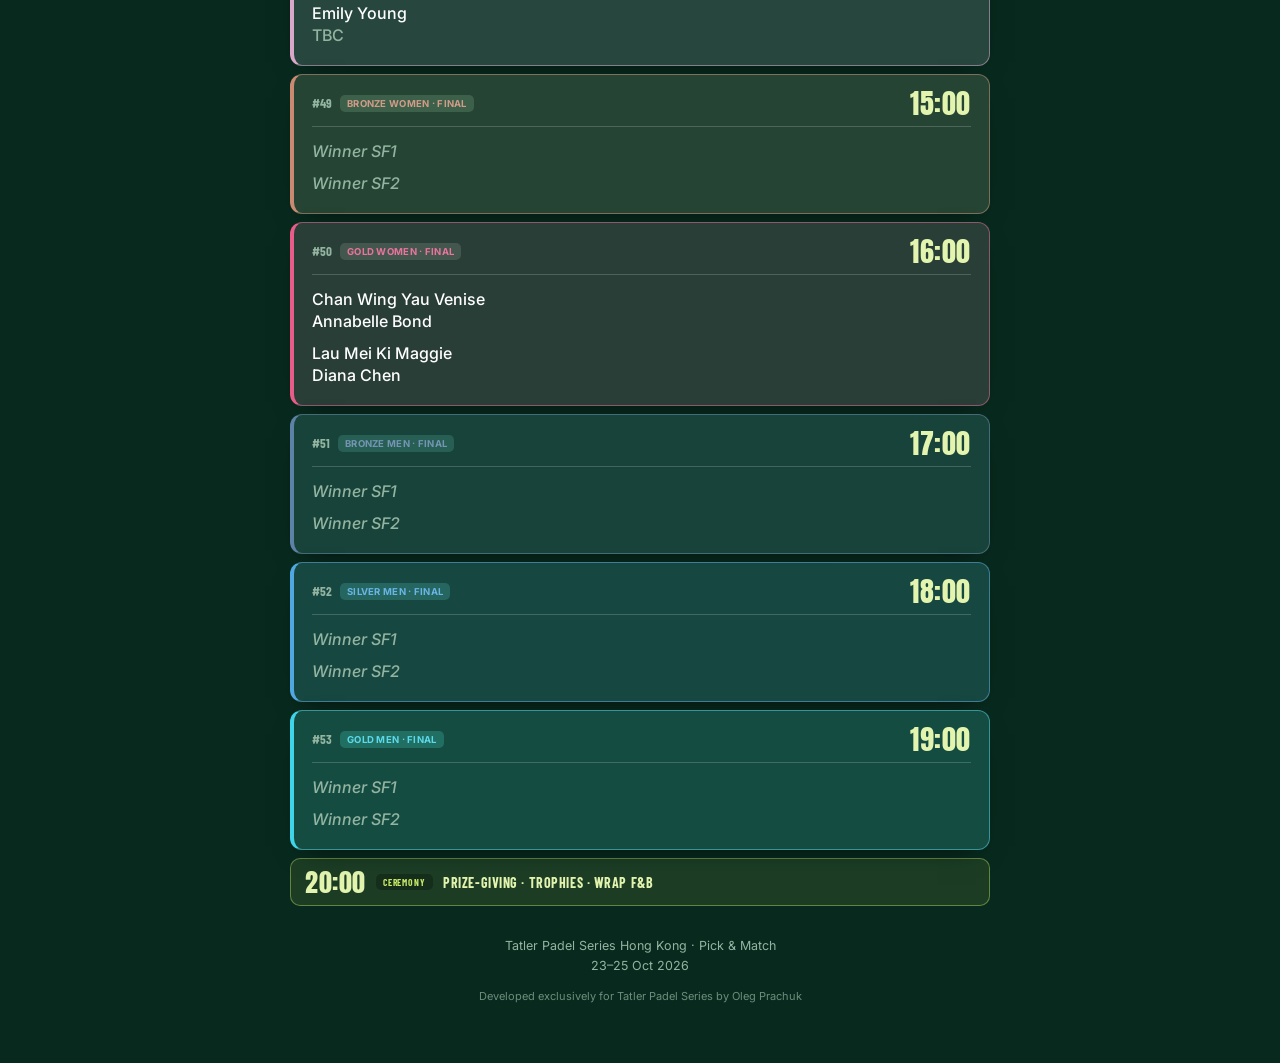
<file: admin.html>
<!DOCTYPE html>
<html lang="en">
<head>
<meta charset="UTF-8">
<meta name="viewport" content="width=device-width, initial-scale=1.0">
<meta name="robots" content="noindex, nofollow">
<title>TPS HK — Score Entry</title>
<link rel="preconnect" href="https://fonts.googleapis.com">
<link href="https://fonts.googleapis.com/css2?family=Anton&family=Barlow+Condensed:wght@500;600;700;800&family=Inter:wght@400;500;600;700;800&family=Unbounded:wght@500;700;800&family=Montserrat:wght@500;600;700&display=swap" rel="stylesheet">
<link rel="stylesheet" href="app.css?v=20261021a">
<script>try{document.documentElement.dataset.theme=localStorage.getItem('tps-hk-theme')||'tatler'}catch(e){document.documentElement.dataset.theme='tatler'}</script>
</head>
<body>
<div class="adm-bar" id="admBar"></div>
<header class="topbar">
  <div class="topbar-inner">
    <div class="topbar-row">
      <div class="brand">
        <h1 class="brand-title">Tatler Padel Series Hong Kong</h1>
        <p class="brand-sub"><b class="nowrap">23&ndash;25 Oct 2026</b><span class="sep" aria-hidden="true">&#x2715;</span><span class="nowrap">Pick &amp; Match</span></p>
      </div>
      <div class="topbar-controls">
        <div class="view-toggle theme-toggle" title="Colour theme">
          <button data-theme-btn="tatler">Tatler</button>
          <button data-theme-btn="pm">Pick &amp; Match</button>
        </div>
        <div class="view-toggle">
          <button data-view="web">Web</button>
          <button data-view="mobile">Mobile</button>
        </div>
      </div>
    </div>
    <nav class="tabs">
      <button class="tab-btn" data-tab="champions">Champions</button>
      <button class="tab-btn active" data-tab="schedule">Schedule</button>
      <button class="tab-btn" data-tab="groups">Groups</button>
      <button class="tab-btn" data-tab="playoff">Playoff</button>
      <button class="tab-btn" data-tab="rankings">Rankings</button>
      <button class="tab-btn" data-tab="format">Format</button>
    </nav>
  </div>
</header>

<main class="app-shell">
  <div class="filter-bar">
    <div class="filter-group" id="categoryFilter">
      <span class="filter-label">Category</span>
      <button class="pill-btn active" data-catf="All">All</button>
      <button class="pill-btn" data-catf="Male">Men</button>
      <button class="pill-btn" data-catf="Female">Women</button>
    </div>
    <div class="filter-group" id="tierFilter">
      <span class="filter-label">Tier</span>
      <button class="pill-btn active" data-tierf="All">All</button>
      <button class="pill-btn" data-tierf="Bronze">Bronze</button>
      <button class="pill-btn" data-tierf="Silver">Silver</button>
      <button class="pill-btn" data-tierf="Gold">Gold</button>
    </div>
  </div>
  <div class="data-note" id="dataNote"></div>

  <section class="panel" id="panel-champions"><div id="championsContent"></div></section>

  <section class="panel active" id="panel-schedule">
    <input class="search-box" id="matchSearch" placeholder="Search a player, category or match #&hellip;">
    <div id="scheduleList"></div>
  </section>

  <section class="panel" id="panel-groups">
    <input class="search-box" id="groupSearch" placeholder="Search a player by name&hellip;">
    <div class="groups-grid" id="groupsGrid"></div>
  </section>

  <section class="panel" id="panel-playoff">
    <div class="court-filter-row" id="playoffViewToggle">
      <span class="filter-label">View</span>
      <button class="pill-btn active" data-playoffview="bracket">Bracket</button>
      <button class="pill-btn" data-playoffview="chrono">Chronological</button>
    </div>
    <div id="playoffContent"></div>
  </section>

  <section class="panel" id="panel-rankings">
    <div class="filter-bar">
      <div class="filter-group" id="rankStageFilter">
        <span class="filter-label">Stage</span>
        <button class="pill-btn active" data-stagef="All">All</button>
        <button class="pill-btn" data-stagef="Group">Group</button>
        <button class="pill-btn" data-stagef="Playoff">Playoff</button>
      </div>
      <div class="filter-group" id="rankDayFilter">
        <span class="filter-label">Day</span>
        <button class="pill-btn active" data-dayf="All">All</button>
        <button class="pill-btn" data-dayf="2026-10-23">Fri 23</button>
        <button class="pill-btn" data-dayf="2026-10-24">Sat 24</button>
        <button class="pill-btn" data-dayf="2026-10-25">Sun 25</button>
      </div>
    </div>
    <input class="search-box" id="rankingSearch" placeholder="Search a player by name&hellip;">
    <div id="rankingList"></div>
  </section>

  <section class="panel" id="panel-format"><div id="formatContent"></div></section>

  <p class="footnote">Tatler Padel Series Hong Kong &middot; Pick &amp; Match<br><span class="nowrap">23&ndash;25 Oct 2026</span></p>
  <p class="credit">Developed exclusively for Tatler Padel Series by Oleg Prachuk</p>
</main>

<div class="side-overlay" id="drawerOverlay"></div>
<div class="side-panel" id="drawer">
  <div class="side-head">
    <button class="side-close" id="drawerClose">&times;</button>
    <h3 id="drawerTitle">Pair</h3>
    <p id="drawerSub"></p>
  </div>
  <div class="side-body" id="drawerBody"></div>
</div>

<div class="side-overlay" id="matchDrawerOverlay"></div>
<div class="side-panel" id="matchDrawer">
  <div class="side-head">
    <button class="side-close" id="matchDrawerClose">&times;</button>
    <h3 id="mdMatchTitle">Match</h3>
    <div class="md-meta"><span class="md-num" id="mdNum">#0</span><span class="status-pill" id="mdStatus"></span></div>
    <p id="mdTime"></p>
  </div>
  <div class="side-body"><div id="mdBody"></div></div>
</div>

<div class="adm-toast" id="admToast"></div>
<script src="data-seed.js?v=20261021a"></script>
<script src="app.js?v=20261021a"></script>
<script src="admin.js?v=20261021a"></script>
</body>
</html>
</file>
<file: app.css>
:root {
  --bg-0: #030f0b; --bg-1: #082a1e; --bg-2: #0d3a2b;
  --panel: rgba(255,255,255,.05); --panel-2: rgba(255,255,255,.08); --panel-3: rgba(255,255,255,.13);
  --border: rgba(255,255,255,.15);
  --cream: #f4efe1; --cream-text: #2a3b30;
  --lime: #c8ea67; --lime-deep: #a9d43e; --lime-text: #e2f4ae;
  --text-primary: #f6f8f1; --text-secondary: #bcd0c1; --text-muted: #7fa08c;

  --male: #4fa8e0; --male-bg: rgba(79,168,224,.16); --male-border: rgba(79,168,224,.42); --male-text: #a9d8f0;
  --female: #e85c8a; --female-bg: rgba(232,92,138,.16); --female-border: rgba(232,92,138,.44); --female-text: #f5b8cf;

  --gold: #d9b23c; --gold-bg: rgba(217,178,60,.17); --gold-border: rgba(217,178,60,.44);
  --silver: #c3cdd0; --silver-bg: rgba(195,205,208,.15); --silver-border: rgba(195,205,208,.38);
  --bronze: #c98a54; --bronze-bg: rgba(201,138,84,.17); --bronze-border: rgba(201,138,84,.42);

  --live: #8fe36b; --live-bg: rgba(143,227,107,.14); --live-border: rgba(143,227,107,.42);
  --lime-border: rgba(200,234,103,.42); --lime-bg: rgba(200,234,103,.1);
  --walkover: #ff9a9a; --walkover-bg: rgba(255,138,138,.16);

  --radius: 12px;
  --shadow: 0 8px 28px -14px rgba(0,0,0,.55);
  --font-display: 'Anton', 'Barlow Condensed', sans-serif;
  --font-ui: 'Barlow Condensed', -apple-system, sans-serif;
  --font-body: 'Inter', -apple-system, sans-serif;
}
* { box-sizing: border-box; }
html, body { margin: 0; padding: 0; overflow-x: hidden; }
body {
  font-family: var(--font-body);
  background: var(--bg-0);
  color: var(--text-primary);
  -webkit-font-smoothing: antialiased;
  position: relative;
}
body::before {
  content: "";
  position: fixed; inset: 0; z-index: 0; pointer-events: none;
  background:
    radial-gradient(circle at 8% 10%, rgba(79,209,196,.22), transparent 40%),
    radial-gradient(circle at 94% 14%, rgba(20,130,100,.20), transparent 42%),
    radial-gradient(circle at 15% 92%, rgba(120,200,170,.12), transparent 40%),
    radial-gradient(circle at 88% 90%, rgba(68,105,90,.16), transparent 42%),
    linear-gradient(160deg, var(--bg-0) 0%, var(--bg-1) 55%, var(--bg-2) 100%);
}

/* ===== Header ===== */
.topbar {
  position: relative; z-index: 1;
  color: #fff;
  padding: 18px 20px 0;
  box-shadow: 0 16px 26px -18px rgba(0,0,0,.55);
}
.topbar-inner { position: relative; max-width: 1180px; margin: 0 auto; }
.topbar-row { display: flex; align-items: flex-start; justify-content: space-between; gap: 16px; flex-wrap: wrap; }
.brand-title {
  font-family: var(--font-display); font-weight: 400; letter-spacing: .01em;
  text-transform: uppercase; margin: 0; line-height: 1; color: #fff; white-space: nowrap;
  /* Fluid, not a JS-toggled class: this has to be correct on the very first paint on a
     real phone, before init() ever runs, or the un-shrinkable nowrap heading forces the
     mobile browser to pick an oversized layout viewport and the whole page renders zoomed out. */
  font-size: clamp(14px, 4.4vw, 34px);
}
.brand-sub { font-size: 13px; opacity: .92; margin: 6px 0 0; font-weight: 500; }
.brand-sub b { font-weight: 700; }

.view-toggle {
  display: inline-flex; background: rgba(255,255,255,.14); border-radius: 999px; padding: 3px;
  border: 1px solid rgba(255,255,255,.28); flex-shrink: 0;
}
.view-toggle button {
  font-family: var(--font-body); font-size: 12.5px; font-weight: 700; letter-spacing: .02em;
  border: none; background: transparent; color: #fff; opacity: .75;
  padding: 7px 14px; border-radius: 999px; cursor: pointer; display: inline-flex; align-items: center; gap: 6px;
  transition: background-color .15s ease, color .15s ease, opacity .15s ease;
}
.view-toggle button.active { background: var(--lime); color: #0d3a2b; opacity: 1; }

.tabs {
  max-width: 1180px; margin: 16px auto 0; display: flex; gap: 4px; overflow-x: auto;
  padding-bottom: 0; scrollbar-width: none;
}
.tabs::-webkit-scrollbar { display: none; }
.tab-btn {
  font-family: var(--font-ui); font-weight: 700; font-size: 16px; letter-spacing: .01em; text-transform: uppercase;
  background: none; border: none; color: rgba(255,255,255,.68); padding: 10px 16px 12px;
  cursor: pointer; white-space: nowrap; border-bottom: 3px solid transparent; transition: color .15s ease, border-color .15s ease;
}
.tab-btn.active { color: var(--lime-text); border-bottom-color: var(--lime); }

/* ===== Filter bar (Category + Tier, shared across tabs) ===== */
.filter-bar { display: flex; gap: 20px; flex-wrap: wrap; margin-bottom: 14px; }
.filter-group { display: flex; align-items: center; gap: 7px; flex-wrap: wrap; }
.filter-label { font-family: var(--font-ui); font-size: 11px; font-weight: 700; letter-spacing: .06em; text-transform: uppercase; color: var(--text-muted); margin-right: 2px; }
.pill-btn {
  font-family: var(--font-body); font-weight: 700; font-size: 12.5px; letter-spacing: .01em;
  background: var(--panel); border: 1px solid var(--border); color: var(--text-secondary);
  padding: 6px 15px; border-radius: 999px; cursor: pointer; transition: all .15s ease;
}
.pill-btn.active[data-catf="All"], .pill-btn.active[data-tierf="All"] { background: var(--panel-3); border-color: var(--text-secondary); color: var(--text-primary); }
.pill-btn.active[data-catf="Male"] { background: var(--male-bg); border-color: var(--male-border); color: var(--male-text); }
.pill-btn.active[data-catf="Female"] { background: var(--female-bg); border-color: var(--female-border); color: var(--female-text); }
.pill-btn.active[data-tierf="Bronze"] { background: var(--bronze-bg); border-color: var(--bronze-border); color: var(--bronze); }
.pill-btn.active[data-tierf="Silver"] { background: var(--silver-bg); border-color: var(--silver-border); color: var(--silver); }
.pill-btn.active[data-tierf="Gold"] { background: var(--gold-bg); border-color: var(--gold-border); color: var(--gold); }

.court-filter-row { display: flex; align-items: center; gap: 7px; flex-wrap: wrap; margin-bottom: 14px; }
.pill-btn.active[data-courtf], .pill-btn.active[data-stagef], .pill-btn.active[data-dayf] { background: var(--panel-3); border-color: var(--text-secondary); color: var(--text-primary); }

/* Compact filters on narrow screens: drop the text labels, shrink the bubbles. */
@media (max-width: 640px) {
  .filter-bar { gap: 6px 10px; margin-bottom: 10px; }
  .filter-group { gap: 4px; }
  .filter-label { display: none; }
  .court-filter-row { gap: 4px; margin-bottom: 10px; }
  .pill-btn { padding: 4px 10px; font-size: 11px; }
}
/* Same compact treatment when "Mobile" is toggled manually on a wide desktop
   browser -- the real viewport is still wide there, so the media query above
   alone never fires; this class-based mirror covers that case. */
.view-mobile .filter-bar { gap: 6px 10px; margin-bottom: 10px; }
.view-mobile .filter-group { gap: 4px; }
.view-mobile .filter-label { display: none; }
.view-mobile .court-filter-row { gap: 4px; margin-bottom: 10px; }
.view-mobile .pill-btn { padding: 4px 10px; font-size: 11px; }

/* ===== Layout shell ===== */
.app-shell { position: relative; z-index: 1; max-width: 1180px; width: 100%; margin: 0 auto; padding: 20px 20px 60px; }
.view-mobile .app-shell { max-width: 430px; padding: 16px 14px 60px; }
.view-mobile .topbar-inner { max-width: 430px; }
.view-mobile .tabs { max-width: 430px; }
.panel { display: none; opacity: 0; }
.panel.active { display: block; animation: panelIn .22s ease forwards; }
@keyframes panelIn { from { opacity: 0; transform: translateY(4px); } to { opacity: 1; transform: translateY(0); } }
@media (prefers-reduced-motion: reduce) { .panel.active { animation: none; opacity: 1; } }

.search-box {
  width: 100%; padding: 10px 14px; border: 1px solid var(--border); border-radius: 10px;
  font-family: var(--font-body); background: var(--panel); color: var(--text-primary); margin-bottom: 14px;
  /* iOS/Android auto-zoom the page on focus for any input under 16px, then often fail to
     zoom back out -- staying at/above 16px avoids the zoom entirely instead of chasing it. */
  font-size: 16px;
}
.search-box::placeholder { color: var(--text-muted); }
.search-box:focus { outline: 2px solid var(--lime); outline-offset: 1px; }

.data-note {
  font-size: 12px; color: var(--text-muted); background: var(--panel); border: 1px dashed var(--border);
  border-radius: 8px; padding: 8px 12px; margin-bottom: 16px; display: flex; align-items: center; gap: 8px;
}
.data-note .dot { width: 7px; height: 7px; border-radius: 50%; background: var(--text-muted); flex-shrink: 0; }
.data-note.live .dot { background: var(--live); }
.data-note.live { color: var(--live); border-style: solid; border-color: var(--live-border); }
.data-note.complete .dot { background: var(--lime); }
.data-note.complete { color: var(--lime-text); border-style: solid; border-color: var(--lime-border); background: var(--lime-bg); }
.data-note.complete b { color: var(--lime); }
/* Just the ticking time value (countdown or live clock) gets the Tatler lime
   accent, same family as the Web/Mobile toggle -- the rest of the line stays
   in its normal muted/live color. */
#liveClock { color: var(--lime); font-weight: 800; }
/* On mobile the full date/time detail is dropped so the status badge always
   fits on one line -- "Starts in 2d 04:12:09" / "FINISHED" alone, no wrap. */
@media (max-width: 640px) {
  .data-note { flex-wrap: nowrap; white-space: nowrap; overflow: hidden; text-overflow: ellipsis; }
  .data-note-detail { display: none; }
}
.view-mobile .data-note { flex-wrap: nowrap; white-space: nowrap; overflow: hidden; text-overflow: ellipsis; }
.view-mobile .data-note-detail { display: none; }

/* ===== Groups tab ===== */
.groups-grid { display: grid; grid-template-columns: repeat(auto-fit, minmax(min(360px, 100%), 1fr)); gap: 16px; }
.view-mobile .groups-grid { grid-template-columns: 1fr; }
.group-card {
  background: var(--panel); border: 1px solid var(--border); border-left: 4px solid var(--bc, var(--border));
  border-radius: var(--radius); box-shadow: var(--shadow); overflow: hidden;
}
.group-card-head {
  font-family: var(--font-ui); font-weight: 700; font-size: 17px; text-transform: uppercase; letter-spacing: .02em;
  padding: 10px 14px; display: flex; align-items: center; justify-content: space-between; gap: 8px;
  background: color-mix(in srgb, var(--bc, var(--text-muted)) 22%, transparent);
  color: color-mix(in srgb, var(--bc, var(--text-primary)) 65%, white);
  border-bottom: 1px solid color-mix(in srgb, var(--bc, var(--border)) 45%, transparent);
}
.group-card-head .tier-tag { flex-shrink: 0; }

.notice-card .notice-body, .panel-note { padding: 18px 16px; font-size: 13px; color: var(--text-secondary); line-height: 1.5; }
.notice-card .notice-body p { margin: 0 0 6px; }
.notice-card .notice-sub { color: var(--text-muted); font-size: 12px; }
.panel-note { background: var(--panel); border: 1px dashed var(--border); border-radius: 10px; }

table.standings { width: 100%; border-collapse: collapse; font-size: 12.5px; }
table.standings th {
  text-align: center; font-size: 10px; font-weight: 700; color: var(--text-muted); text-transform: uppercase;
  letter-spacing: .02em; padding: 8px 4px 6px; border-bottom: 1px solid var(--border);
}
table.standings th.team-col, table.standings td.team-col { text-align: left; padding-left: 12px; }
table.standings td { text-align: center; padding: 8px 4px; border-bottom: 1px solid var(--border); color: var(--text-primary); }
table.standings tr:last-child td { border-bottom: none; }
table.standings tr.clickable { cursor: pointer; transition: background-color .15s ease; }
table.standings tr.clickable:hover { background: var(--panel-3); }
table.standings td.team-col { font-weight: 600; }
table.standings tr.rank-1 td { background: rgba(255,255,255,.08); }
table.standings tr.rank-2 td { background: rgba(255,255,255,.045); }
table.standings tr.clickable.rank-1:hover td, table.standings tr.clickable.rank-2:hover td { background: var(--panel-3); }
table.standings tr.withdrawn-row td { color: var(--text-muted); opacity: .55; }
table.standings tr.withdrawn-row td.team-col { font-weight: 500; }
.withdrawn-badge {
  display: inline-block; margin-left: 6px; padding: 1px 6px; border-radius: 6px;
  font-family: var(--font-ui); font-size: 10px; font-weight: 600; text-transform: uppercase; letter-spacing: .03em;
  background: rgba(255,255,255,.08); color: var(--text-muted); border: 1px solid var(--border);
  vertical-align: middle; opacity: 1;
}
/* Badge sits beside the (possibly two-line) name block, vertically centered,
   instead of the badge forcing its own line above the names with empty space
   next to it -- the badge is inline-flex, so without this it and the block-
   level name lines below it would each start their own line by default. */
.rank-team-cell { display: flex; align-items: center; }
.rank-team-names { min-width: 0; }
.rank-team-line { display: inline; }
.rank-team-line + .rank-team-line::before { content: ' / '; }
/* Rankings tab shows full names (can run long) as two separate lines instead of
   one flowing "P1 / P2" string, so a long name can't make just that row taller
   than its neighbours. On mobile each line is also ellipsis-truncated instead of
   wrapping, so every row keeps exactly the same height. Same dual (media query +
   .view-mobile class) coverage as the filter bar above. */
@media (max-width: 640px) {
  table.standings { table-layout: fixed; }
  table.standings th.team-col, table.standings td.team-col { width: 48%; padding-left: 6px; }
  table.standings th:not(.team-col), table.standings td:not(.team-col) { padding-left: 2px; padding-right: 2px; }
  .rank-team-line { display: block; overflow: hidden; text-overflow: ellipsis; white-space: nowrap; line-height: 1.35; }
  .rank-team-line + .rank-team-line::before { content: none; }
  /* Format tab's SF/Final table has 4 text-heavy columns (not Rankings' 7 short
     numeric ones), so it needs its own narrower "Stage" column and a wider
     "Decider" column instead of inheriting the 48%-team-col split above. */
  table.standings.fmt-standings th.team-col, table.standings.fmt-standings td.team-col { width: 30%; }
  table.standings.fmt-standings th:nth-child(2), table.standings.fmt-standings td:nth-child(2) { width: 22%; }
  table.standings.fmt-standings th:nth-child(3), table.standings.fmt-standings td:nth-child(3) { width: 18%; }
  table.standings.fmt-standings th:nth-child(4), table.standings.fmt-standings td:nth-child(4) { width: 30%; }
  table.standings.fmt-standings td { font-size: 11.5px; line-height: 1.35; }
}
.view-mobile table.standings { table-layout: fixed; }
.view-mobile table.standings th.team-col, .view-mobile table.standings td.team-col { width: 48%; padding-left: 6px; }
.view-mobile table.standings th:not(.team-col), .view-mobile table.standings td:not(.team-col) { padding-left: 2px; padding-right: 2px; }
.view-mobile .rank-team-line { display: block; overflow: hidden; text-overflow: ellipsis; white-space: nowrap; line-height: 1.35; }
.view-mobile .rank-team-line + .rank-team-line::before { content: none; }
.view-mobile table.standings.fmt-standings th.team-col, .view-mobile table.standings.fmt-standings td.team-col { width: 30%; }
.view-mobile table.standings.fmt-standings th:nth-child(2), .view-mobile table.standings.fmt-standings td:nth-child(2) { width: 22%; }
.view-mobile table.standings.fmt-standings th:nth-child(3), .view-mobile table.standings.fmt-standings td:nth-child(3) { width: 18%; }
.view-mobile table.standings.fmt-standings th:nth-child(4), .view-mobile table.standings.fmt-standings td:nth-child(4) { width: 30%; }
.view-mobile table.standings.fmt-standings td { font-size: 11.5px; line-height: 1.35; }

.rank-badge {
  display: inline-flex; align-items: center; justify-content: center; width: 18px; height: 18px;
  border-radius: 5px; font-size: 10px; font-weight: 800; background: var(--panel-2); color: var(--text-muted); margin-right: 7px;
}
tr.rank-1 .rank-badge { background: var(--gold-bg); color: var(--gold); }

/* ===== All Matches / match cards ===== */
.day-section { margin-bottom: 26px; }
.day-title {
  font-family: var(--font-ui); font-weight: 800; text-transform: uppercase; letter-spacing: .04em; font-size: 14px;
  color: var(--lime-text); margin: 0 0 10px; padding-bottom: 6px; border-bottom: 2px solid var(--border);
}
#allMatchesList .day-title {
  cursor: pointer; list-style: none; user-select: none;
  display: flex; align-items: center; justify-content: space-between;
}
#allMatchesList .day-title::-webkit-details-marker { display: none; }
#allMatchesList .day-title::after {
  content: '▾'; font-size: 12px; color: var(--text-muted); transition: transform .15s ease;
}
#allMatchesList details.day-section:not([open]) > .day-title::after { transform: rotate(-90deg); }
.match-list { display: flex; flex-direction: column; gap: 10px; }
.match-card {
  position: relative;
  min-width: 0;
  overflow: hidden;
  background: color-mix(in srgb, var(--bc, transparent) 9%, var(--panel));
  border: 1px solid color-mix(in srgb, var(--bc, var(--border)) 38%, var(--border));
  border-left: 4px solid var(--bc, var(--border));
  border-radius: 12px; padding: 12px 16px;
  box-shadow: var(--shadow); transition: box-shadow .15s ease, border-color .15s ease, background-color .15s ease, transform .12s ease;
  cursor: pointer;
}
.match-card:hover { transform: translateY(-1px); box-shadow: 0 10px 24px -10px rgba(0,0,0,.55); }
.match-card.bye { cursor: default; }
.bye-scoreboard { display: flex; align-items: center; justify-content: space-between; }
.bye-note { font-size: 10.5px; color: var(--text-muted); font-style: italic; flex-shrink: 0; }
.status-pill.Bye { color: var(--text-secondary); }
.status-pill.Walkover { color: var(--walkover); }
.match-card.live { border-color: var(--lime); border-left-color: var(--lime); box-shadow: 0 0 0 1px var(--lime), var(--shadow); }
.match-card.completed { filter: saturate(.55) brightness(.92); }
.match-card-top { display: flex; align-items: center; gap: 8px; margin-bottom: 9px; flex-wrap: wrap; padding-right: 60px; }
.view-mobile .match-card-top { gap: 6px; }
.match-num { font-family: var(--font-ui); font-size: 13px; font-weight: 700; color: var(--text-muted); flex-shrink: 0; }
.match-time { font-size: 11.5px; color: var(--text-muted); flex-shrink: 0; line-height: 1.25; }
.match-time b { color: var(--text-primary); font-size: 12.5px; margin-right: 4px; }
.match-court { font-size: 10.5px; color: var(--text-muted); flex-shrink: 0; }
.match-date {
  font-size: 9.5px; font-weight: 700; text-transform: uppercase; letter-spacing: .04em;
  color: var(--text-muted); flex-shrink: 0; padding: 2px 6px; border-radius: 4px;
  background: var(--panel-3);
}
.match-tag {
  font-size: 9.5px; font-weight: 700; text-transform: uppercase; letter-spacing: .03em;
  padding: 3px 7px; border-radius: 5px; flex-shrink: 0; white-space: nowrap;
  background: color-mix(in srgb, var(--bc, var(--panel-3)) 20%, var(--panel-3));
  color: color-mix(in srgb, var(--bc, var(--text-secondary)) 85%, white);
}
.tier-tag {
  font-size: 9px; font-weight: 800; text-transform: uppercase; letter-spacing: .05em;
  padding: 2.5px 7px; border-radius: 5px; flex-shrink: 0; white-space: nowrap;
  background: color-mix(in srgb, var(--bc, var(--text-muted)) 20%, transparent);
  color: color-mix(in srgb, var(--bc, var(--text-secondary)) 85%, white);
  border: 1px solid color-mix(in srgb, var(--bc, var(--border)) 50%, transparent);
}
.status-pill {
  font-size: 9px; font-weight: 800; text-transform: uppercase; letter-spacing: .03em;
  white-space: nowrap; line-height: 1;
}
.status-pill.Scheduled { color: var(--text-muted); }
.status-pill.InProgress { color: var(--lime); }
.status-pill.Completed { color: var(--live); }
/* Inside a match card specifically, it's a plain small corner label instead of
   a filled pill -- keeps the top row (match #, category tag, time/court) free
   of a badge competing for width, which is what was forcing a wrap in narrow
   cells. Taken out of the flex flow entirely (position:absolute off the card)
   so its own text length can never trigger that wrap in the first place.
   Outside a card (e.g. the match-detail drawer header) it just stays inline. */
.match-card .status-pill {
  position: absolute; top: 13px; right: 15px; pointer-events: none;
}

.scoreboard { border-top: 1px solid var(--border); padding-top: 8px; }
.sb-row { display: flex; align-items: center; gap: 14px; padding: 5px 0; }
.sb-row.winner .sb-names span { font-weight: 800; color: #fff; }
.sb-row.winner .sb-set { color: #fff; }
.sb-names { flex: 0 1 auto; min-width: 0; max-width: 62%; display: flex; flex-direction: column; gap: 1px; }
.sb-names span { font-size: 14px; font-weight: 500; color: var(--text-secondary); overflow: hidden; text-overflow: ellipsis; white-space: nowrap; }
.sb-sets { display: flex; gap: 10px; flex-shrink: 0; margin-left: auto; }
.sb-set { font-family: var(--font-display); font-weight: 400; font-size: 22px; min-width: 20px; text-align: center; color: var(--text-secondary); white-space: nowrap; }
.sb-set .sb-tb { font-size: 10px; font-weight: 700; color: var(--text-muted); font-family: var(--font-body); margin-left: 1px; }
.sb-set.sb-stb { display: inline-flex; align-items: baseline; gap: 2px; color: var(--lime-text); }
.sb-set.sb-stb small { font-family: var(--font-ui); font-size: 8px; font-weight: 800; letter-spacing: .02em; color: var(--text-muted); align-self: center; }
.view-mobile .sb-names span { font-size: 13px; }
.view-mobile .sb-set { font-size: 19px; }

/* ===== Playoff bracket ===== */
.playoff-bucket { margin-bottom: 30px; }
.playoff-bucket-title {
  font-family: var(--font-ui); font-size: 18px; font-weight: 700; text-transform: uppercase;
  letter-spacing: .02em; margin: 0 0 12px; padding: 8px 14px; border-radius: 8px;
  background: color-mix(in srgb, var(--bc, var(--text-muted)) 18%, transparent);
  color: color-mix(in srgb, var(--bc, var(--text-primary)) 65%, white);
  border: 1px solid color-mix(in srgb, var(--bc, var(--border)) 45%, transparent);
}
.bracket-columns { display: grid; grid-template-columns: minmax(0, 1fr) minmax(0, 1fr); gap: 20px; }
.view-mobile .bracket-columns { grid-template-columns: 1fr; }
.bracket-col-title {
  font-family: var(--font-ui); font-size: 13px; font-weight: 800; text-transform: uppercase; letter-spacing: .04em;
  color: var(--lime-text); margin-bottom: 10px;
}
.bracket-col-title.consolation { color: var(--text-muted); }
.bracket-round { margin-bottom: 18px; }
.bracket-round-title {
  font-family: var(--font-ui); font-size: 13px; font-weight: 700; text-transform: uppercase;
  letter-spacing: .03em; color: var(--text-secondary); margin: 0 0 8px; padding-bottom: 5px; border-bottom: 1px solid var(--border);
}
.bracket-cards { display: flex; flex-direction: column; gap: 10px; }

/* ===== Team detail / match detail side panels ===== */
.side-overlay { position: fixed; inset: 0; background: rgba(4,18,13,.62); z-index: 50; display: none; }
.side-overlay.open { display: block; }
.side-panel {
  position: fixed; top: 0; right: 0; bottom: 0; width: 460px; max-width: 92vw; background: var(--bg-1);
  z-index: 51; box-shadow: -10px 0 34px rgba(0,0,0,.45); transform: translateX(100%); transition: transform .24s cubic-bezier(.2,.8,.2,1);
  overflow-y: auto; border-left: 1px solid var(--border);
}
.side-panel.open { transform: translateX(0); }
#matchDrawerOverlay { z-index: 60; }
#matchDrawer { z-index: 61; }
/* On mobile, slide up from the bottom as a centered sheet instead of the
   right-side drawer -- feels native on a phone and keeps the panel reachable
   with a thumb. Same dual (media query + .view-mobile class) coverage as the
   filter bar above. */
@media (max-width: 640px) {
  .side-panel {
    left: 0; right: 0; top: auto; bottom: 0; width: 100%; max-width: 100%;
    max-height: 86vh; border-radius: 18px 18px 0 0; border-left: none; border-top: 1px solid var(--border);
    transform: translateY(100%);
  }
  .side-panel.open { transform: translateY(0); }
  .side-head::before {
    content: ""; display: block; width: 36px; height: 4px; border-radius: 2px;
    background: rgba(255,255,255,.32); margin: 0 auto 10px;
  }
}
.view-mobile .side-panel {
  left: 0; right: 0; top: auto; bottom: 0; width: 100%; max-width: 100%;
  max-height: 86vh; border-radius: 18px 18px 0 0; border-left: none; border-top: 1px solid var(--border);
  transform: translateY(100%);
}
.view-mobile .side-panel.open { transform: translateY(0); }
.view-mobile .side-head::before {
  content: ""; display: block; width: 36px; height: 4px; border-radius: 2px;
  background: rgba(255,255,255,.32); margin: 0 auto 10px;
}
.side-head {
  background: linear-gradient(90deg, #0d3a2b 0%, #44695a 100%);
  color: #fff; padding: 18px 44px 14px 18px; position: sticky; top: 0;
}
.side-head h3 { font-family: var(--font-display); font-weight: 400; font-size: 22px; margin: 0 0 2px; text-transform: uppercase; }
.side-head p { margin: 0; font-size: 12.5px; opacity: .9; }
.side-close {
  position: absolute; top: 14px; right: 14px; background: rgba(255,255,255,.18); border: none; color: #fff;
  width: 28px; height: 28px; border-radius: 50%; cursor: pointer; font-size: 15px; line-height: 1;
}
.side-body { padding: 16px 18px; }
.side-body h4 { font-family: var(--font-ui); text-transform: uppercase; font-size: 13px; letter-spacing: .03em; color: var(--text-secondary); margin: 14px 0 8px; }

/* Match detail specifics inside the side panel */
.md-meta { display: flex; align-items: center; gap: 8px; flex-wrap: wrap; margin-top: 6px; }
.md-num { font-family: var(--font-ui); font-size: 14px; font-weight: 800; }
.mm-photo-row { display: flex; justify-content: space-around; padding: 6px 8px 0; }
.mm-scoreboard { padding: 12px 4px 0; border-top: none; }
.mm-scoreboard .sb-names span { font-size: 15px; }
.mm-photo-placeholder {
  width: 56px; height: 56px; border-radius: 50%; background: var(--panel-3); border: 1px dashed var(--border);
  margin: 0 auto 8px;
}
.mm-team-name { font-size: 13px; line-height: 1.3; color: var(--text-secondary); text-align: center; }
.mm-team-name span { display: block; white-space: normal; overflow-wrap: break-word; }
.mm-bye { text-align: center; }
.mm-bye-label { font-size: 12px; color: var(--text-muted); font-style: italic; margin-top: 4px; }
.mm-fields { margin-top: 16px; border-top: 1px solid var(--border); padding-top: 12px; display: flex; flex-direction: column; gap: 10px; }
.mm-field-label { font-size: 9.5px; text-transform: uppercase; letter-spacing: .04em; color: var(--text-muted); font-weight: 700; display: block; margin-bottom: 3px; }
.mm-field-placeholder { font-size: 12px; color: var(--text-secondary); background: var(--panel); border: 1px dashed var(--border); border-radius: 8px; padding: 8px 10px; text-align: center; }

/* ===== Rankings ===== */
.ranking-section { margin-bottom: 26px; }
.ranking-section-title {
  font-family: var(--font-ui); font-size: 20px; font-weight: 700; text-transform: uppercase;
  letter-spacing: .02em; margin: 0 0 10px; padding: 8px 14px; border-radius: 8px;
  background: color-mix(in srgb, var(--bc, var(--text-muted)) 18%, transparent);
  color: color-mix(in srgb, var(--bc, var(--text-primary)) 65%, white);
  border: 1px solid color-mix(in srgb, var(--bc, var(--border)) 45%, transparent);
}
.ranking-table-wrap { background: var(--panel); border: 1px solid var(--border); border-radius: 12px; overflow: hidden; box-shadow: var(--shadow); }

/* ===== Champions (podium: Gold top, Silver middle, Bronze bottom; Men | Women columns) ===== */
.podium { display: grid; grid-template-columns: 1fr 1fr; gap: 10px 14px; }
.col-header {
  font-family: var(--font-ui); font-weight: 700; font-size: 12.5px; letter-spacing: .24em; text-transform: uppercase;
  display: flex; align-items: center; justify-content: center;
  color: var(--hc-text); margin-bottom: 1px;
}
.col-header::before, .col-header::after { content: ""; height: 1px; flex: 1; max-width: 60px; background: linear-gradient(90deg, transparent, var(--hc-line)); }
.col-header::before { margin-right: 12px; }
.col-header::after { margin-left: 12px; transform: scaleX(-1); }
.col-header.male   { --hc-text: var(--male-text);   --hc-line: var(--male); }
.col-header.female { --hc-text: var(--female-text); --hc-line: var(--female); }

.tier-header {
  grid-column: 1 / -1;
  font-family: var(--font-ui); font-weight: 700; font-size: 12px; letter-spacing: .28em; text-transform: uppercase;
  display: flex; align-items: center; justify-content: center;
  color: var(--tc); margin: 6px 0 -1px;
}
.tier-header::before, .tier-header::after { content: ""; height: 1px; flex: 1; max-width: 120px; background: linear-gradient(90deg, transparent, var(--tc)); }
.tier-header::before { margin-right: 14px; }
.tier-header::after { margin-left: 14px; transform: scaleX(-1); }
.tier-header[data-tier="gold"]   { --tc: var(--gold); margin-top: 2px; }
.tier-header[data-tier="silver"] { --tc: var(--silver); }
.tier-header[data-tier="bronze"] { --tc: var(--bronze); }

.champ-card {
  position: relative; background: var(--panel); border: 1px solid var(--border); border-radius: var(--radius);
  box-shadow: var(--shadow); padding: 12px 13px 13px; display: flex; flex-direction: column; gap: 6px;
  min-width: 0; border-top: 2px solid var(--tc);
}
.champ-card[data-tier="gold"]   { --tc: var(--gold); padding: 14px 15px 15px; }
.champ-card[data-tier="silver"] { --tc: var(--silver); }
.champ-card[data-tier="bronze"] { --tc: var(--bronze); }

.rank-plate { border-radius: 9px; background: var(--panel-2); border: 1px solid var(--border); padding: 6px 12px; display: flex; flex-direction: column; gap: 1px; }
.rank-plate.win { background: linear-gradient(120deg, color-mix(in srgb, var(--lime) 16%, transparent), var(--panel-2) 68%); border-color: color-mix(in srgb, var(--lime) 30%, var(--border)); }
.rank-plate.cons { opacity: .72; border-style: dashed; }
.rank-plate.clickable { cursor: pointer; transition: border-color .12s ease, background-color .12s ease; }
.rank-plate.clickable:hover { border-color: var(--lime); }
.rank-tag { font-family: var(--font-ui); font-weight: 700; font-size: 9px; letter-spacing: .12em; text-transform: uppercase; }
.rank-plate.win .rank-tag { color: var(--lime-text); }
.rank-plate.run .rank-tag, .rank-plate.cons .rank-tag { color: var(--text-muted); }
.rank-name { font-family: var(--font-body); font-weight: 700; font-size: 14px; line-height: 1.25; color: var(--text-primary); }
.rank-plate.run .rank-name, .rank-plate.cons .rank-name { color: var(--text-secondary); }
.rank-name.pending { font-weight: 500; font-style: italic; color: var(--text-muted); }

@media (max-width: 600px) {
  .podium { grid-template-columns: 1fr; }
}

/* ===== Footer / empty state ===== */
.footnote { font-size: 11px; color: var(--text-muted); text-align: center; margin-top: 30px; }
.empty-state { text-align: center; padding: 40px 20px; color: var(--text-muted); font-size: 13.5px; }

/* ===== All Matches — web grid (courts left-to-right, time top-to-bottom) ===== */
.matches-grid { display: flex; flex-direction: column; gap: 6px; max-width: 100%; overflow-x: auto; }
.mg-row { display: grid; grid-template-columns: 68px repeat(5, minmax(0, 1fr)); gap: 6px; align-items: stretch; min-width: 0; }
.mg-head { font-size: 10px; color: var(--text-muted); text-transform: uppercase; letter-spacing: .05em; font-weight: 700; }
.mg-col-label { text-align: center; padding-bottom: 2px; }
.mg-time { font-size: 10.5px; color: var(--text-secondary); display: flex; flex-direction: column; justify-content: center; line-height: 1.25; }
.mg-time b { color: var(--text-primary); font-size: 11.5px; display: block; }
.mg-cell { min-width: 0; display: flex; }
.mg-cell .match-card { flex: 1 1 auto; display: flex; flex-direction: column; }
.mg-cell .match-card .scoreboard { flex: 1; }

.match-card.compact { padding: 8px 10px; }
.match-card.compact .match-card-top { margin-bottom: 6px; gap: 5px; padding-right: 40px; }
.match-card.compact .match-num { font-size: 10.5px; }
.match-card.compact .match-tag { font-size: 8px; padding: 2px 5px; }
.match-card.compact .status-pill { top: 8px; right: 9px; font-size: 6.5px; }
.match-card.compact .scoreboard { padding-top: 6px; }
.match-card.compact .sb-row { gap: 8px; padding: 3px 0; }
.match-card.compact .sb-names { max-width: 60%; }
.match-card.compact .sb-names span { font-size: 12px; }
.match-card.compact .sb-set { font-size: 16px; min-width: 15px; }
.match-card.compact .sb-set .sb-tb { font-size: 7px; }
.match-card.compact .sb-sets { gap: 7px; }
/* The category/tier badge stays visible in the compact grid cells (All Matches,
   Web view) at any normal desktop/tablet width -- color-coding alone isn't
   enough to tell categories apart. It only gets dropped if the grid is ever
   viewed on a genuinely narrow (phone-width) screen, where #num + tag + status
   badge can't fit on one line together; the border/background color-coding is
   the fallback there, plus the Mobile toggle is the intended way to browse on
   an actual phone anyway. */
@media (max-width: 640px) {
  .match-card.compact .match-tag { display: none; }
}

/* =====================================================================
   TPS HK additions: single-court timeline, programme events, unresolved
   playoff slots, round columns, admin (score entry) UI.
   ===================================================================== */
.brand-sub .sep { opacity: .5; margin: 0 6px; }
.tl { display: flex; flex-direction: column; gap: 8px; max-width: 900px; }
.view-mobile .tl { max-width: none; }
.tl-row { display: grid; grid-template-columns: 58px minmax(0, 1fr); gap: 10px; align-items: stretch; }
.tl-time { text-align: right; padding-top: 12px; font-size: 11px; color: var(--text-muted); line-height: 1.3; }
.tl-time b { display: block; color: var(--text-primary); font-size: 13px; font-family: var(--font-ui); font-weight: 700; letter-spacing: .02em; }
.tl-row.buffer .tl-time { padding-top: 4px; }
.tl-event {
  border-radius: 10px; padding: 10px 14px; font-family: var(--font-ui); font-weight: 700; text-transform: uppercase;
  letter-spacing: .04em; font-size: 14px; display: flex; align-items: center; gap: 10px;
  border: 1px solid var(--lime-border); background: var(--lime-bg); color: var(--lime-text);
}
.tl-event .ev-type { font-size: 9.5px; letter-spacing: .1em; padding: 2px 7px; border-radius: 5px; background: rgba(0,0,0,.25); color: var(--lime); flex-shrink: 0; }
.tl-event.KOL { border-color: var(--gold-border); background: var(--gold-bg); color: #f3dc94; }
.tl-event.KOL .ev-type { color: var(--gold); }
.tl-event.Buffer {
  background: transparent; border: 1px dashed var(--border); color: var(--text-muted); font-size: 11px;
  padding: 4px 12px; font-weight: 600; letter-spacing: .05em;
}
.tl-event.Buffer .ev-type { display: none; }
.day-meta { font-weight: 600; color: var(--text-muted); text-transform: none; letter-spacing: 0; font-size: 12px; margin-left: 8px; }
details.day-section > summary.day-title { cursor: pointer; list-style: none; user-select: none; display: flex; align-items: baseline; }
details.day-section > summary.day-title::-webkit-details-marker { display: none; }
details.day-section > summary.day-title::after { content: '▾'; margin-left: auto; font-size: 12px; color: var(--text-muted); transition: transform .15s ease; }
details.day-section:not([open]) > summary.day-title::after { transform: rotate(-90deg); }

.sb-names span.tbd { font-style: italic; color: var(--text-muted); }
.sb-names span.tbc { color: var(--text-muted); }
.match-card.next { border-color: var(--lime-border); }
.status-pill.Next { color: var(--lime-text); }
.match-stage { font-size: 9.5px; font-weight: 700; text-transform: uppercase; letter-spacing: .04em; color: var(--text-muted); }
.round-columns { display: grid; grid-template-columns: minmax(0, 1fr) minmax(0, 1fr); gap: 20px; }
.round-columns.single { grid-template-columns: minmax(0, 1fr); max-width: 560px; }
.view-mobile .round-columns { grid-template-columns: 1fr; }
@media (max-width: 760px) { .round-columns { grid-template-columns: 1fr; } }
.level-mark { color: var(--walkover); font-weight: 800; margin-left: 4px; }
.group-card .group-foot { font-size: 11px; color: var(--text-muted); padding: 7px 12px; border-top: 1px solid var(--border); }
.group-card .group-foot b { color: var(--lime-text); }
.notice-card .notice-body .q-stage { font-family: var(--font-ui); font-weight: 700; text-transform: uppercase; letter-spacing: .04em; font-size: 11.5px; color: var(--text-primary); }
.md-note { font-size: 12.5px; color: var(--text-secondary); background: var(--panel); border: 1px solid var(--border); border-radius: 8px; padding: 8px 10px; }

/* ---------------- Admin ---------------- */
.adm-bar {
  position: sticky; top: 0; z-index: 40; display: flex; align-items: center; gap: 10px; flex-wrap: wrap;
  padding: 8px 16px; background: #1b1206; border-bottom: 1px solid rgba(229,114,0,.5); color: #ffd7ad; font-size: 12.5px;
}
.adm-bar b { color: #ffb366; letter-spacing: .06em; font-family: var(--font-ui); font-size: 14px; }
.adm-bar .adm-state { display: inline-flex; align-items: center; gap: 6px; }
.adm-bar .adm-dot { width: 8px; height: 8px; border-radius: 50%; background: #888; }
.adm-bar .adm-dot.ok { background: var(--live); } .adm-bar .adm-dot.warn { background: #ffb366; } .adm-bar .adm-dot.err { background: var(--walkover); }
.adm-bar .spacer { flex: 1; }
.adm-btn {
  font-family: var(--font-body); font-weight: 700; font-size: 12.5px; border-radius: 8px; cursor: pointer;
  padding: 7px 12px; border: 1px solid var(--border); background: var(--panel-2); color: var(--text-primary);
}
.adm-btn.primary { background: var(--lime); color: #0d3a2b; border-color: var(--lime); }
.adm-btn.danger { color: var(--walkover); border-color: rgba(255,138,138,.4); }
.adm-btn:disabled { opacity: .5; cursor: default; }
.adm-form { display: flex; flex-direction: column; gap: 14px; }
.adm-teams { display: grid; grid-template-columns: 1fr; gap: 6px; }
.adm-set { border: 1px solid var(--border); border-radius: 10px; padding: 10px 12px; background: var(--panel); }
.adm-set-title { font-family: var(--font-ui); font-weight: 700; text-transform: uppercase; font-size: 12px; letter-spacing: .05em; color: var(--text-muted); margin-bottom: 8px; }
.adm-score-row { display: grid; grid-template-columns: minmax(0, 1fr) auto; gap: 10px; align-items: center; padding: 4px 0; }
.adm-score-row .who { font-size: 13px; color: var(--text-secondary); overflow: hidden; text-overflow: ellipsis; white-space: nowrap; }
.adm-stepper { display: inline-flex; align-items: center; gap: 4px; }
.adm-stepper button { width: 38px; height: 38px; border-radius: 9px; border: 1px solid var(--border); background: var(--panel-2); color: var(--text-primary); font-size: 18px; cursor: pointer; }
.adm-stepper input {
  width: 52px; height: 38px; text-align: center; font-family: var(--font-display); font-size: 22px; border-radius: 9px;
  border: 1px solid var(--border); background: rgba(0,0,0,.25); color: #fff;
}
.adm-stepper input:focus { outline: 2px solid var(--lime); }
.adm-tb { margin-top: 6px; padding-top: 6px; border-top: 1px dashed var(--border); }
.adm-chips { display: flex; flex-wrap: wrap; gap: 6px; margin-top: 8px; }
.adm-chip { font-family: var(--font-ui); font-weight: 700; font-size: 14px; padding: 6px 10px; border-radius: 8px; border: 1px solid var(--border); background: var(--panel-2); color: var(--text-secondary); cursor: pointer; }
.adm-field label { display: block; font-size: 10px; text-transform: uppercase; letter-spacing: .05em; color: var(--text-muted); font-weight: 700; margin-bottom: 4px; }
.adm-field select, .adm-field input[type=text], .adm-field input[type=password], .adm-field input[type=url] {
  width: 100%; font-size: 16px; padding: 9px 10px; border-radius: 9px; border: 1px solid var(--border); background: rgba(0,0,0,.25); color: #fff; font-family: var(--font-body);
}
.adm-field select option { background: #082a1e; }
.adm-row2 { display: grid; grid-template-columns: 1fr 1fr; gap: 10px; }
.adm-actions { display: flex; gap: 8px; flex-wrap: wrap; position: sticky; bottom: 0; background: var(--bg-1); padding: 10px 0 4px; }
.adm-hint { font-size: 11.5px; color: var(--text-muted); line-height: 1.45; }
.adm-preview { font-family: var(--font-ui); font-size: 15px; font-weight: 700; color: var(--lime-text); }
.adm-toast {
  position: fixed; left: 50%; bottom: 22px; transform: translateX(-50%) translateY(20px); opacity: 0; z-index: 90;
  background: #0d3a2b; border: 1px solid var(--lime-border); color: var(--lime-text); padding: 10px 16px; border-radius: 10px;
  font-size: 13px; font-weight: 600; transition: all .2s ease; pointer-events: none; max-width: 90vw;
}
.adm-toast.show { opacity: 1; transform: translateX(-50%) translateY(0); }
.adm-toast.err { border-color: rgba(255,138,138,.5); color: var(--walkover); background: #2a0d0d; }
.adm-log { font-size: 11.5px; color: var(--text-secondary); max-height: 260px; overflow: auto; border: 1px solid var(--border); border-radius: 8px; padding: 6px 8px; background: rgba(0,0,0,.2); }
.adm-log div { padding: 3px 0; border-bottom: 1px solid rgba(255,255,255,.06); }
.adm-log .pend { color: #ffb366; }
.match-card.has-pending::after { content: 'unsynced'; position: absolute; bottom: 6px; right: 10px; font-size: 9px; font-weight: 800; text-transform: uppercase; color: #ffb366; }
.pill-btn.active[data-playoffview] { background: var(--panel-3); border-color: var(--text-secondary); color: var(--text-primary); }

/* Web view only: compact centered timeline, larger names and scores. */
.view-web .tl { max-width: 700px; margin: 0 auto; }
.view-web .match-card { padding: 14px 18px; }
.view-web .match-card .sb-row { gap: 18px; padding: 6px 0; }
.view-web .match-card .sb-names { max-width: 78%; gap: 2px; }
.view-web .match-card .sb-names span { font-size: 16px; }
.view-web .match-card .sb-set { font-size: 26px; min-width: 24px; }
.view-web .match-card .sb-set .sb-tb { font-size: 11px; }
.view-web .match-card .sb-sets { gap: 12px; }
.view-web .tl-time { padding-top: 15px; }
.view-web .tl-time b { font-size: 15px; }

/* Header subtitle: condensed caps, lime date, larger. */
.brand-sub {
  font-family: var(--font-ui); font-weight: 600; text-transform: uppercase;
  letter-spacing: .12em; font-size: clamp(14px, 1.9vw, 21px); opacity: 1; margin-top: 8px;
  color: var(--text-secondary);
}
.brand-sub b { color: var(--lime); font-weight: 700; }
.brand-sub .sep { color: var(--lime); opacity: .7; margin: 0 10px; }

/* Start time as the card headline (end times removed everywhere). */
.match-card .match-card-top { align-items: center; }
.match-start {
  font-family: var(--font-display); font-size: 24px; line-height: 1; color: var(--lime-text);
  letter-spacing: .02em; flex-shrink: 0; display: inline-flex; align-items: baseline; gap: 6px;
}
.match-start small { font-family: var(--font-ui); font-size: 12px; font-weight: 700; text-transform: uppercase; letter-spacing: .06em; color: var(--text-muted); }
.match-card.live .match-start { color: var(--lime); }
.match-card.completed .match-start { color: var(--text-secondary); }
.view-web .match-start { font-size: 28px; }
.view-mobile .match-start { font-size: 22px; }
.tl .tl-event .ev-time { font-family: var(--font-display); font-size: 22px; font-weight: 400; letter-spacing: .02em; line-height: 1; flex-shrink: 0; }
.view-web .tl .tl-event .ev-time { font-size: 26px; }

/* =====================================================================
   Contrast pass: solid deep-green base like the match drawer, opaque
   cards, completed matches presented (not greyed), time top-right.
   ===================================================================== */
:root {
  --bg-0: #061f16; --bg-1: #082a1e; --bg-2: #0b3426;
  --panel: #0f3a2b; --panel-2: #134634; --panel-3: #1a5640;
  --border: rgba(255,255,255,.18);
  --text-primary: #ffffff; --text-secondary: #d3e3d8; --text-muted: #93b4a0;
}
body { background: var(--bg-1); }
body::before { background: linear-gradient(180deg, var(--bg-0) 0%, var(--bg-1) 40%, var(--bg-1) 100%); }
.topbar { background: linear-gradient(90deg, #0d3a2b 0%, #44695a 100%); padding-bottom: 0; }
.tab-btn { color: rgba(255,255,255,.78); }
.data-note, .search-box, .panel-note { background: var(--panel); }

/* Cards: opaque panel with a tint of the category colour */
.match-card {
  background: color-mix(in srgb, var(--bc, transparent) 12%, var(--panel));
  border: 1px solid color-mix(in srgb, var(--bc, var(--border)) 45%, rgba(255,255,255,.12));
  border-left: 4px solid var(--bc, var(--border));
  box-shadow: 0 10px 26px -14px rgba(0,0,0,.7);
}
.group-card, .ranking-table-wrap, .champ-card { background: var(--panel); }
.sb-names span { color: var(--text-primary); }

/* Header row: number + tag on the left, status + start time on the right */
.match-card .match-card-top { padding-right: 0; flex-wrap: nowrap; }
.match-card .match-tag { min-width: 0; overflow: hidden; text-overflow: ellipsis; }
.card-right { margin-left: auto; display: inline-flex; align-items: center; gap: 12px; flex-shrink: 0; }
.match-card .status-pill { position: static; pointer-events: none; }
.match-card.compact .match-card-top { padding-right: 0; }

/* Completed: keep full colour, add a lime frame and a clear winner */
.match-card.completed { filter: none; border-color: color-mix(in srgb, var(--lime) 55%, transparent); border-left-color: var(--lime); }
.match-card.completed .match-start { color: var(--text-muted); }
.match-card.completed .status-pill {
  color: #0d3a2b; background: var(--lime); padding: 4px 8px; border-radius: 6px; letter-spacing: .08em;
}
.sb-row.winner .sb-names span { font-weight: 800; color: #fff; }
.sb-row.winner .sb-names span:first-child::before { content: '▸ '; color: var(--lime); }
.sb-row.winner .sb-set { color: var(--lime); }
.sb-row.loser .sb-names span, .sb-row.loser .sb-set { color: var(--text-muted); }
.match-card.live { box-shadow: 0 0 0 1px var(--lime), 0 0 24px -6px rgba(200,234,103,.45); }
.status-pill.Walkover { color: #0d3a2b; background: var(--walkover); padding: 4px 8px; border-radius: 6px; }

/* Header controls: theme + view toggles side by side */
.topbar-controls { display: flex; gap: 8px; align-items: center; flex-wrap: wrap; justify-content: flex-end; }
@media (max-width: 640px) { .topbar-controls { width: 100%; justify-content: flex-start; } .view-toggle button { padding: 6px 11px; font-size: 11.5px; } }

/* =====================================================================
   THEME: Pick & Match (pickandmatch.hk) — light concrete grey, white
   panels, hot pink #E73887 accents, yellow highlights, Unbounded headings.
   ===================================================================== */
html[data-theme="pm"] {
  --bg-0: #e4e4e4; --bg-1: #ffffff; --bg-2: #dcdcdc;
  --panel: #ffffff; --panel-2: #f4f4f4; --panel-3: #ececec;
  --border: rgba(0,0,0,.12);
  --text-primary: #171717; --text-secondary: #3a3a3a; --text-muted: #7b7b7b;
  --lime: #e73887; --lime-deep: #e8175d; --lime-text: #d0226f;
  --lime-bg: rgba(231,56,135,.09); --lime-border: rgba(231,56,135,.45);
  --live: #e73887; --live-bg: rgba(231,56,135,.1); --live-border: rgba(231,56,135,.45);
  --male: #2b6ea8; --male-bg: rgba(43,110,168,.12); --male-border: rgba(43,110,168,.4); --male-text: #1f5f96;
  --female: #e73887; --female-bg: rgba(231,56,135,.12); --female-border: rgba(231,56,135,.4); --female-text: #c41f6a;
  --gold: #b88a00; --gold-bg: rgba(244,214,75,.35); --gold-border: rgba(184,138,0,.5);
  --silver: #6f7f84; --silver-bg: rgba(170,187,190,.3); --silver-border: rgba(111,127,132,.45);
  --bronze: #a2643a; --bronze-bg: rgba(162,100,58,.14); --bronze-border: rgba(162,100,58,.42);
  --walkover: #d0342c;
  --shadow: 0 8px 22px -14px rgba(0,0,0,.35);
  --font-display: 'Unbounded', 'Barlow Condensed', sans-serif;
}
html[data-theme="pm"] body { background: #e2e2e2; color: var(--text-primary); }
html[data-theme="pm"] body::before { background: radial-gradient(circle at 20% 10%, #efefef, transparent 45%), radial-gradient(circle at 85% 80%, #d4d4d4, transparent 50%), linear-gradient(180deg, #e9e9e9, #dedede); }
html[data-theme="pm"] .topbar { background: #fff; box-shadow: 0 6px 18px -10px rgba(0,0,0,.25); border-bottom: 4px solid #e73887; }
html[data-theme="pm"] .brand-title { color: #171717; font-weight: 800; letter-spacing: -.01em; font-size: clamp(14px, 3.4vw, 30px); }
html[data-theme="pm"] .brand-sub { color: #3a3a3a; }
html[data-theme="pm"] .brand-sub b, html[data-theme="pm"] .brand-sub .sep { color: #e73887; }
html[data-theme="pm"] .view-toggle { background: #f1f1f1; border-color: rgba(0,0,0,.12); }
html[data-theme="pm"] .view-toggle button { color: #333; }
html[data-theme="pm"] .view-toggle button.active { background: #e73887; color: #fff; }
html[data-theme="pm"] .tab-btn { color: #555; }
html[data-theme="pm"] .tab-btn.active { color: #e73887; border-bottom-color: #e73887; }
html[data-theme="pm"] .day-title { color: #171717; border-bottom-color: #e73887; }
html[data-theme="pm"] .pill-btn { background: #fff; }
html[data-theme="pm"] .pill-btn.active[data-catf="All"], html[data-theme="pm"] .pill-btn.active[data-tierf="All"],
html[data-theme="pm"] .pill-btn.active[data-stagef], html[data-theme="pm"] .pill-btn.active[data-dayf], html[data-theme="pm"] .pill-btn.active[data-playoffview] { background: #2b2b2b; border-color: #2b2b2b; color: #fff; }
html[data-theme="pm"] #liveClock { color: #e73887; }

/* category-tinted headings: darken instead of lighten on white */
html[data-theme="pm"] .group-card-head, html[data-theme="pm"] .playoff-bucket-title, html[data-theme="pm"] .ranking-section-title {
  background: color-mix(in srgb, var(--bc, #999) 14%, #fff); color: color-mix(in srgb, var(--bc, #333) 75%, black);
  border-color: color-mix(in srgb, var(--bc, #999) 40%, transparent);
}
html[data-theme="pm"] .match-tag, html[data-theme="pm"] .tier-tag { background: color-mix(in srgb, var(--bc, #999) 14%, #fff); color: color-mix(in srgb, var(--bc, #333) 70%, black); }
html[data-theme="pm"] table.standings tr.rank-1 td { background: rgba(231,56,135,.07); }
html[data-theme="pm"] .rank-plate.win { background: linear-gradient(120deg, rgba(231,56,135,.14), #fff 70%); }

/* match cards */
html[data-theme="pm"] .match-card {
  background: color-mix(in srgb, var(--bc, transparent) 6%, #fff);
  border: 1px solid color-mix(in srgb, var(--bc, #ccc) 35%, rgba(0,0,0,.08));
  border-left: 5px solid var(--bc, #ccc);
  box-shadow: 0 8px 20px -14px rgba(0,0,0,.4);
}
html[data-theme="pm"] .scoreboard { border-top-color: rgba(0,0,0,.08); }
html[data-theme="pm"] .match-start { color: #171717; font-weight: 700; font-size: 20px; }
html[data-theme="pm"].view-web .match-start, html[data-theme="pm"] .view-web .match-start { font-size: 22px; }
html[data-theme="pm"] .match-start small { color: #e73887; }
html[data-theme="pm"] .sb-set { font-weight: 700; }
html[data-theme="pm"] .match-card.completed { border-color: rgba(231,56,135,.55); border-left-color: #e73887; }
html[data-theme="pm"] .match-card.completed .match-start { color: #9a9a9a; }
html[data-theme="pm"] .match-card.completed .status-pill { background: #e73887; color: #fff; }
html[data-theme="pm"] .sb-row.winner .sb-names span { color: #000; }
html[data-theme="pm"] .sb-row.winner .sb-set { color: #e73887; }
html[data-theme="pm"] .sb-row.loser .sb-names span, html[data-theme="pm"] .sb-row.loser .sb-set { color: #8a8a8a; }
html[data-theme="pm"] .match-card.live { border-color: #e73887; box-shadow: 0 0 0 2px #e73887, 0 10px 28px -8px rgba(231,56,135,.45); }
html[data-theme="pm"] .match-card.live .match-start { color: #e73887; }
html[data-theme="pm"] .match-card.next { border-color: #f4d64b; box-shadow: 0 0 0 2px #f4d64b; }
html[data-theme="pm"] .status-pill.Next { color: #8a6a00; background: #f4d64b; padding: 4px 8px; border-radius: 6px; }
html[data-theme="pm"] .status-pill.InProgress { color: #e73887; }

/* programme rows */
html[data-theme="pm"] .tl-event { background: #2b2b2b; border-color: #2b2b2b; color: #fff; }
html[data-theme="pm"] .tl-event .ev-type { background: #e73887; color: #fff; }
html[data-theme="pm"] .tl-event.KOL { background: #f4d64b; border-color: #e0bf2c; color: #2b2b2b; }
html[data-theme="pm"] .tl-event.KOL .ev-type { background: #2b2b2b; color: #f4d64b; }

/* drawers */
html[data-theme="pm"] .side-panel { background: #f6f6f6; border-left-color: rgba(0,0,0,.1); }
html[data-theme="pm"] .side-head { background: linear-gradient(90deg, #e73887 0%, #e8175d 100%); }
html[data-theme="pm"] .side-overlay { background: rgba(20,20,20,.45); }
html[data-theme="pm"] .md-note { background: #fff; }

/* admin form on light panels */
html[data-theme="pm"] .adm-stepper input, html[data-theme="pm"] .adm-field select,
html[data-theme="pm"] .adm-field input[type=text], html[data-theme="pm"] .adm-field input[type=password], html[data-theme="pm"] .adm-field input[type=url] {
  background: #fff; color: #171717; border-color: rgba(0,0,0,.2);
}
html[data-theme="pm"] .adm-field select option { background: #fff; }
html[data-theme="pm"] .adm-actions { background: #f6f6f6; }
html[data-theme="pm"] .adm-btn.primary { background: #e73887; border-color: #e73887; color: #fff; }
html[data-theme="pm"] .adm-preview { color: #d0226f; }
html[data-theme="pm"] .adm-log { background: #fff; }

/* Header subtitle in Montserrat: sentence case, gentle spacing (both themes). */
.brand-sub, html[data-theme="pm"] .brand-sub {
  font-family: 'Montserrat', 'Helvetica Neue', Helvetica, Arial, sans-serif;
  text-transform: none; letter-spacing: .01em; font-weight: 500;
  font-size: clamp(14px, 1.6vw, 19px); margin-top: 8px;
}
.brand-sub b { font-weight: 700; letter-spacing: .005em; }
.brand-sub .sep { margin: 0 9px; }

/* Footer credit: barely-there dark lime (dim pink in the Pick & Match theme). */
.credit { text-align: center; margin: 4px 0 0; font-family: var(--font-body); font-size: 11px; font-weight: 400; letter-spacing: normal; color: #4f6a2c; } /* same type as .footnote above */
html[data-theme="pm"] .credit { color: #c9a3b5; }

/* Header subtitle: original Bangkok font (Inter), all bold, larger; thin divider instead of a dot. */
.brand-sub, html[data-theme="pm"] .brand-sub {
  font-family: var(--font-body); font-weight: 700; text-transform: none; letter-spacing: 0;
  font-size: clamp(14px, 1.5vw, 18px); margin-top: 8px; display: flex; align-items: center; flex-wrap: wrap;
}
.brand-sub b { font-weight: 800; }
.brand-sub .sep, html[data-theme="pm"] .brand-sub .sep {
  display: inline-block; width: 1.5px; height: .95em; margin: 0 12px; opacity: .5;
  background: currentColor; color: inherit;
}

/* Divider: ✕ in the theme accent colour (replaces the thin bar). */
.brand-sub .sep, html[data-theme="pm"] .brand-sub .sep {
  width: auto; height: auto; background: none; opacity: .85; margin: 0 11px;
  font-size: .78em; font-weight: 700; line-height: 1; color: var(--lime);
}

/* Standings: every pair on two lines (one player per line), stats centred between them. */
table.standings .rank-team-line { display: block; white-space: nowrap; overflow: hidden; text-overflow: ellipsis; line-height: 1.35; }
table.standings .rank-team-line + .rank-team-line::before { content: none; }
table.standings td { vertical-align: middle; }
table.standings .rank-team-names { min-width: 0; overflow: hidden; }
.groups-grid table.standings, .ranking-table-wrap table.standings:not(.fmt-standings) { table-layout: fixed; }
.groups-grid table.standings th.team-col, .groups-grid table.standings td.team-col { width: 54%; }
.ranking-table-wrap table.standings:not(.fmt-standings) th.team-col, .ranking-table-wrap table.standings:not(.fmt-standings) td.team-col { width: 46%; }
/* narrow stat columns so full names fit */
.groups-grid table.standings th.team-col, .groups-grid table.standings td.team-col { width: auto; }
.groups-grid table.standings th:not(.team-col), .groups-grid table.standings td:not(.team-col) { width: 30px; padding-left: 1px; padding-right: 1px; }
.groups-grid table.standings th:nth-child(4), .groups-grid table.standings td:nth-child(4) { width: 44px; }
.groups-grid table.standings th:last-child, .groups-grid table.standings td:last-child { width: 34px; padding-right: 8px; }
.groups-grid table.standings td.team-col { padding-left: 10px; font-size: 12.5px; }
.groups-grid table.standings .rank-badge { margin-right: 6px; flex-shrink: 0; }
.groups-grid table.standings td.team-col { font-size: 12px; padding-left: 8px; }
.groups-grid table.standings th:nth-child(2), .groups-grid table.standings td:nth-child(2),
.groups-grid table.standings th:nth-child(3), .groups-grid table.standings td:nth-child(3) { width: 24px; }
.groups-grid table.standings th:last-child, .groups-grid table.standings td:last-child { width: 30px; padding-right: 6px; }
.groups-grid table.standings th:nth-child(4), .groups-grid table.standings td:nth-child(4) { width: 42px; }

/* Footer: event line a bit larger; credit in the same muted tone, slightly dimmer and smaller. */
.footnote { font-size: 12.5px; }
.credit, html[data-theme="pm"] .credit { font-size: 11px; color: color-mix(in srgb, var(--text-muted) 72%, var(--bg-1)); }

.nowrap { white-space: nowrap; }
.footnote { line-height: 1.6; }
</file>
